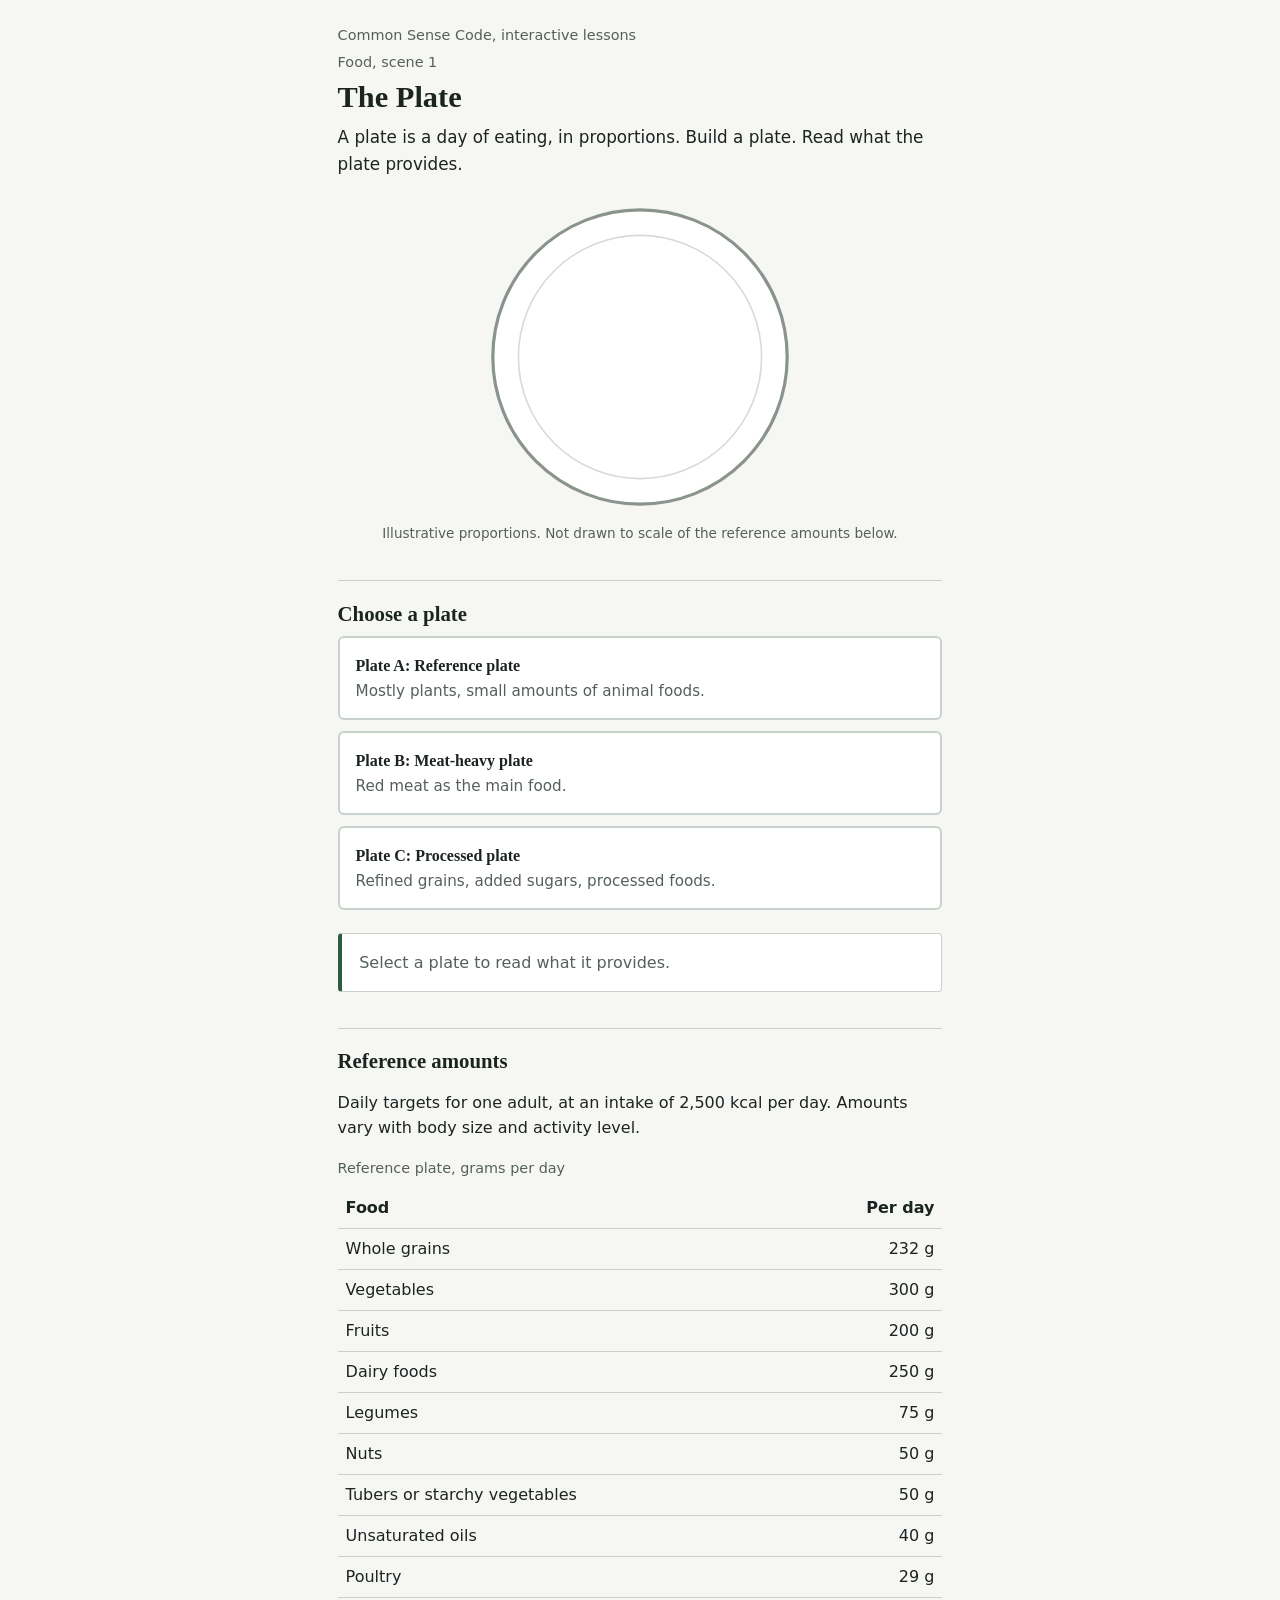
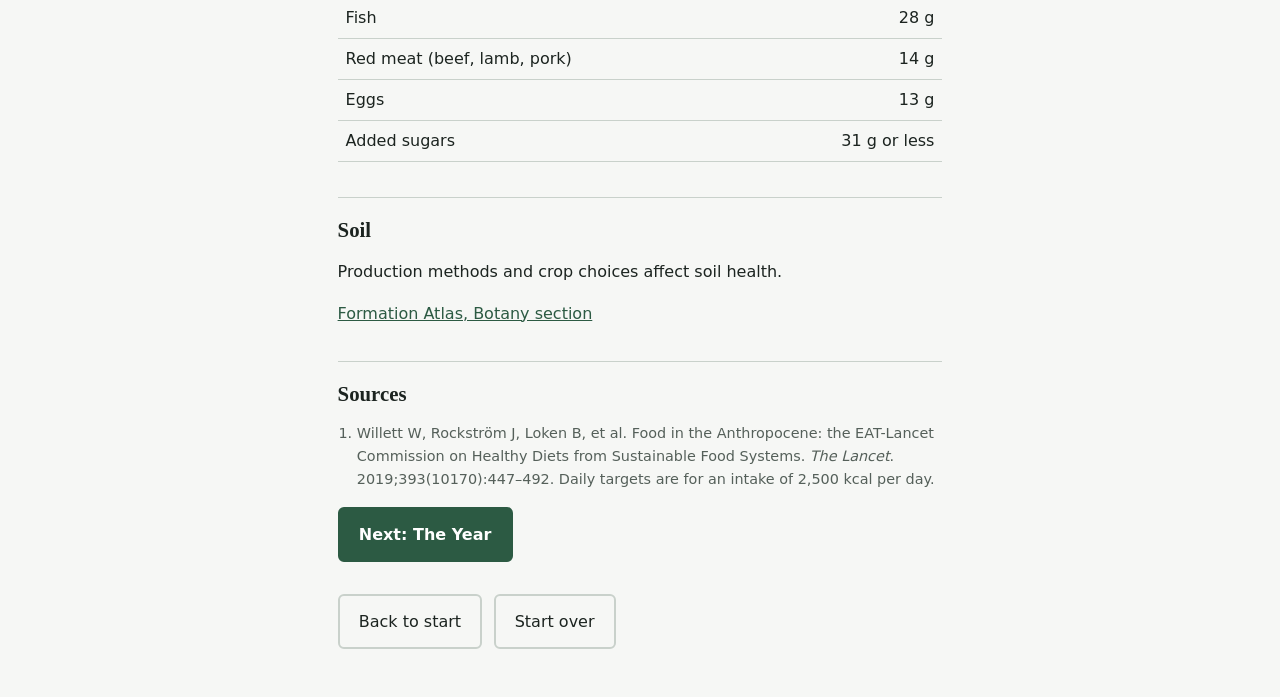
<file: game/food/index.html>
<!DOCTYPE html>
<html lang="en">
<head>
<meta charset="utf-8">
<meta name="viewport" content="width=device-width, initial-scale=1">
<title>The Plate | Food, scene 1 | Common Sense Code</title>
<link rel="stylesheet" href="../style.css">
</head>
<body>
<main>
  <p class="kicker">Common Sense Code, interactive lessons</p>
  <p class="kicker">Food, scene 1</p>
  <h1>The Plate</h1>
  <p class="lede">A plate is a day of eating, in proportions. Build a plate. Read what the plate provides.</p>

  <figure class="figure">
    <svg id="plate-svg" viewBox="0 0 200 200" role="img" aria-labelledby="plate-title"></svg>
    <figcaption id="plate-caption">Illustrative proportions. Not drawn to scale of the reference amounts below.</figcaption>
  </figure>

  <h2>Choose a plate</h2>
  <div class="choices" id="choices" role="group" aria-label="Choose a plate">
    <button type="button" class="choice" data-plate="A" aria-pressed="false">
      <strong>Plate A: Reference plate</strong>
      <span>Mostly plants, small amounts of animal foods.</span>
    </button>
    <button type="button" class="choice" data-plate="B" aria-pressed="false">
      <strong>Plate B: Meat-heavy plate</strong>
      <span>Red meat as the main food.</span>
    </button>
    <button type="button" class="choice" data-plate="C" aria-pressed="false">
      <strong>Plate C: Processed plate</strong>
      <span>Refined grains, added sugars, processed foods.</span>
    </button>
  </div>

  <section class="result" id="result" aria-live="polite">
    <p class="pending">Select a plate to read what it provides.</p>
  </section>

  <h2>Reference amounts</h2>
  <p>Daily targets for one adult, at an intake of 2,500 kcal per day. Amounts vary with body size and activity level.</p>
  <div class="table-wrap">
    <table>
      <caption>Reference plate, grams per day</caption>
      <thead><tr><th scope="col">Food</th><th scope="col">Per day</th></tr></thead>
      <tbody>
        <tr><td>Whole grains</td><td>232 g</td></tr>
        <tr><td>Vegetables</td><td>300 g</td></tr>
        <tr><td>Fruits</td><td>200 g</td></tr>
        <tr><td>Dairy foods</td><td>250 g</td></tr>
        <tr><td>Legumes</td><td>75 g</td></tr>
        <tr><td>Nuts</td><td>50 g</td></tr>
        <tr><td>Tubers or starchy vegetables</td><td>50 g</td></tr>
        <tr><td>Unsaturated oils</td><td>40 g</td></tr>
        <tr><td>Poultry</td><td>29 g</td></tr>
        <tr><td>Fish</td><td>28 g</td></tr>
        <tr><td>Red meat (beef, lamb, pork)</td><td>14 g</td></tr>
        <tr><td>Eggs</td><td>13 g</td></tr>
        <tr><td>Added sugars</td><td>31 g or less</td></tr>
      </tbody>
    </table>
  </div>

  <h2>Soil</h2>
  <p>Production methods and crop choices affect soil health.</p>
  <!-- TODO: replace with the direct Botany subject page URL when available. -->
  <p><a href="https://nomadaduty.github.io/formation-atlas/csc-formation-atlas.html">Formation Atlas, Botany section</a></p>

  <h2>Sources</h2>
  <ol class="sources">
    <li>Willett W, Rockström J, Loken B, et al. Food in the Anthropocene: the EAT-Lancet Commission on Healthy Diets from Sustainable Food Systems. <em>The Lancet</em>. 2019;393(10170):447–492. Daily targets are for an intake of 2,500 kcal per day.</li>
  </ol>

  <p><a class="btn" href="../year/">Next: The Year</a></p>

  <div class="actions">
    <a class="btn secondary" href="../start/">Back to start</a>
    <button class="btn secondary" type="button" id="reset">Start over</button>
  </div>
</main>

<script src="../game.js"></script>
<script>
(function () {
  var PLATES = {
    A: {
      alt: "A plate viewed from above: vegetables, whole grains, beans, a small portion of fish, and a glass of water.",
      slices: [
        { f: 0.38, c: "#4f8a4b" },
        { f: 0.27, c: "#c9a45c" },
        { f: 0.25, c: "#8a5a3b" },
        { f: 0.10, c: "#6c9fb8" }
      ],
      glass: true,
      html:
        "<h3>Plate A provides</h3>" +
        "<p>This plate provides the reference amounts listed below. Over one year, the same plate provides 109.5 kg of vegetables and 5.1 kg of red meat.</p>" +
        "<p class=\"note\">Computed from the daily targets: 300 g × 365 days = 109.5 kg; 14 g × 365 days = 5.1 kg.</p>"
    },
    B: {
      alt: "A plate viewed from above: mostly red meat, with small portions of vegetables, grains, and beans.",
      slices: [
        { f: 0.60, c: "#9b3b34" },
        { f: 0.15, c: "#4f8a4b" },
        { f: 0.15, c: "#c9a45c" },
        { f: 0.10, c: "#8a5a3b" }
      ],
      glass: false,
      html:
        "<h3>Plate B provides</h3>" +
        "<p>This plate provides more red meat and less fiber than the reference plate. It provides fewer vegetables, legumes, and whole grains.</p>"
    },
    C: {
      alt: "A plate viewed from above: refined grains, processed foods, and sweetened items.",
      slices: [
        { f: 0.40, c: "#e6dcc3" },
        { f: 0.30, c: "#b5773a" },
        { f: 0.30, c: "#d98fa0" }
      ],
      glass: false,
      html:
        "<h3>Plate C provides</h3>" +
        "<p>This plate provides more added sugars and refined grains and less fiber than the reference plate.</p>"
    }
  };

  var NS = "http://www.w3.org/2000/svg";
  var svg = document.getElementById("plate-svg");
  var result = document.getElementById("result");
  var buttons = document.querySelectorAll(".choice");
  var DEFAULT_ALT = "An empty plate viewed from above.";

  function el(name, attrs) {
    var n = document.createElementNS(NS, name);
    for (var k in attrs) { n.setAttribute(k, attrs[k]); }
    return n;
  }

  function point(cx, cy, r, a) {
    return [cx + r * Math.cos(a), cy + r * Math.sin(a)];
  }

  function drawPlate(key) {
    var data = key ? PLATES[key] : null;
    while (svg.firstChild) { svg.removeChild(svg.firstChild); }
    var title = el("title", { id: "plate-title" });
    title.textContent = data ? data.alt : DEFAULT_ALT;
    svg.appendChild(title);
    svg.appendChild(el("circle", { cx: 100, cy: 100, r: 92, fill: "#ffffff", stroke: "#8a948d", "stroke-width": 2 }));
    svg.appendChild(el("circle", { cx: 100, cy: 100, r: 76, fill: "none", stroke: "#d5dbd7", "stroke-width": 1 }));
    if (!data) { return; }
    var start = -Math.PI / 2;
    data.slices.forEach(function (s) {
      var end = start + s.f * 2 * Math.PI;
      var p0 = point(100, 100, 68, start);
      var p1 = point(100, 100, 68, end);
      var large = (end - start) > Math.PI ? 1 : 0;
      var d = "M100,100 L" + p0[0].toFixed(2) + "," + p0[1].toFixed(2) +
              " A68,68 0 " + large + " 1 " + p1[0].toFixed(2) + "," + p1[1].toFixed(2) + " Z";
      svg.appendChild(el("path", { d: d, fill: s.c, stroke: "#ffffff", "stroke-width": 2 }));
      start = end;
    });
    if (data.glass) {
      svg.appendChild(el("circle", { cx: 176, cy: 24, r: 14, fill: "#dcecf5", stroke: "#6c9fb8", "stroke-width": 2 }));
    }
  }

  function select(key, persist) {
    if (!PLATES[key]) { return; }
    for (var i = 0; i < buttons.length; i++) {
      buttons[i].setAttribute("aria-pressed", buttons[i].getAttribute("data-plate") === key ? "true" : "false");
    }
    result.innerHTML = PLATES[key].html;
    drawPlate(key);
    if (persist) {
      var state = CSC.load();
      state.food = state.food || {};
      state.food.plate = key;
      CSC.save(state);
    }
  }

  function clear() {
    for (var i = 0; i < buttons.length; i++) { buttons[i].setAttribute("aria-pressed", "false"); }
    result.innerHTML = "<p class=\"pending\">Select a plate to read what it provides.</p>";
    drawPlate(null);
  }

  for (var i = 0; i < buttons.length; i++) {
    buttons[i].addEventListener("click", function (e) {
      select(e.currentTarget.getAttribute("data-plate"), true);
    });
  }

  document.getElementById("reset").addEventListener("click", function () {
    CSC.reset();
    clear();
  });

  var saved = CSC.load();
  if (saved.food && saved.food.plate) { select(saved.food.plate, false); } else { drawPlate(null); }
})();
</script>
</body>
</html>
</file>
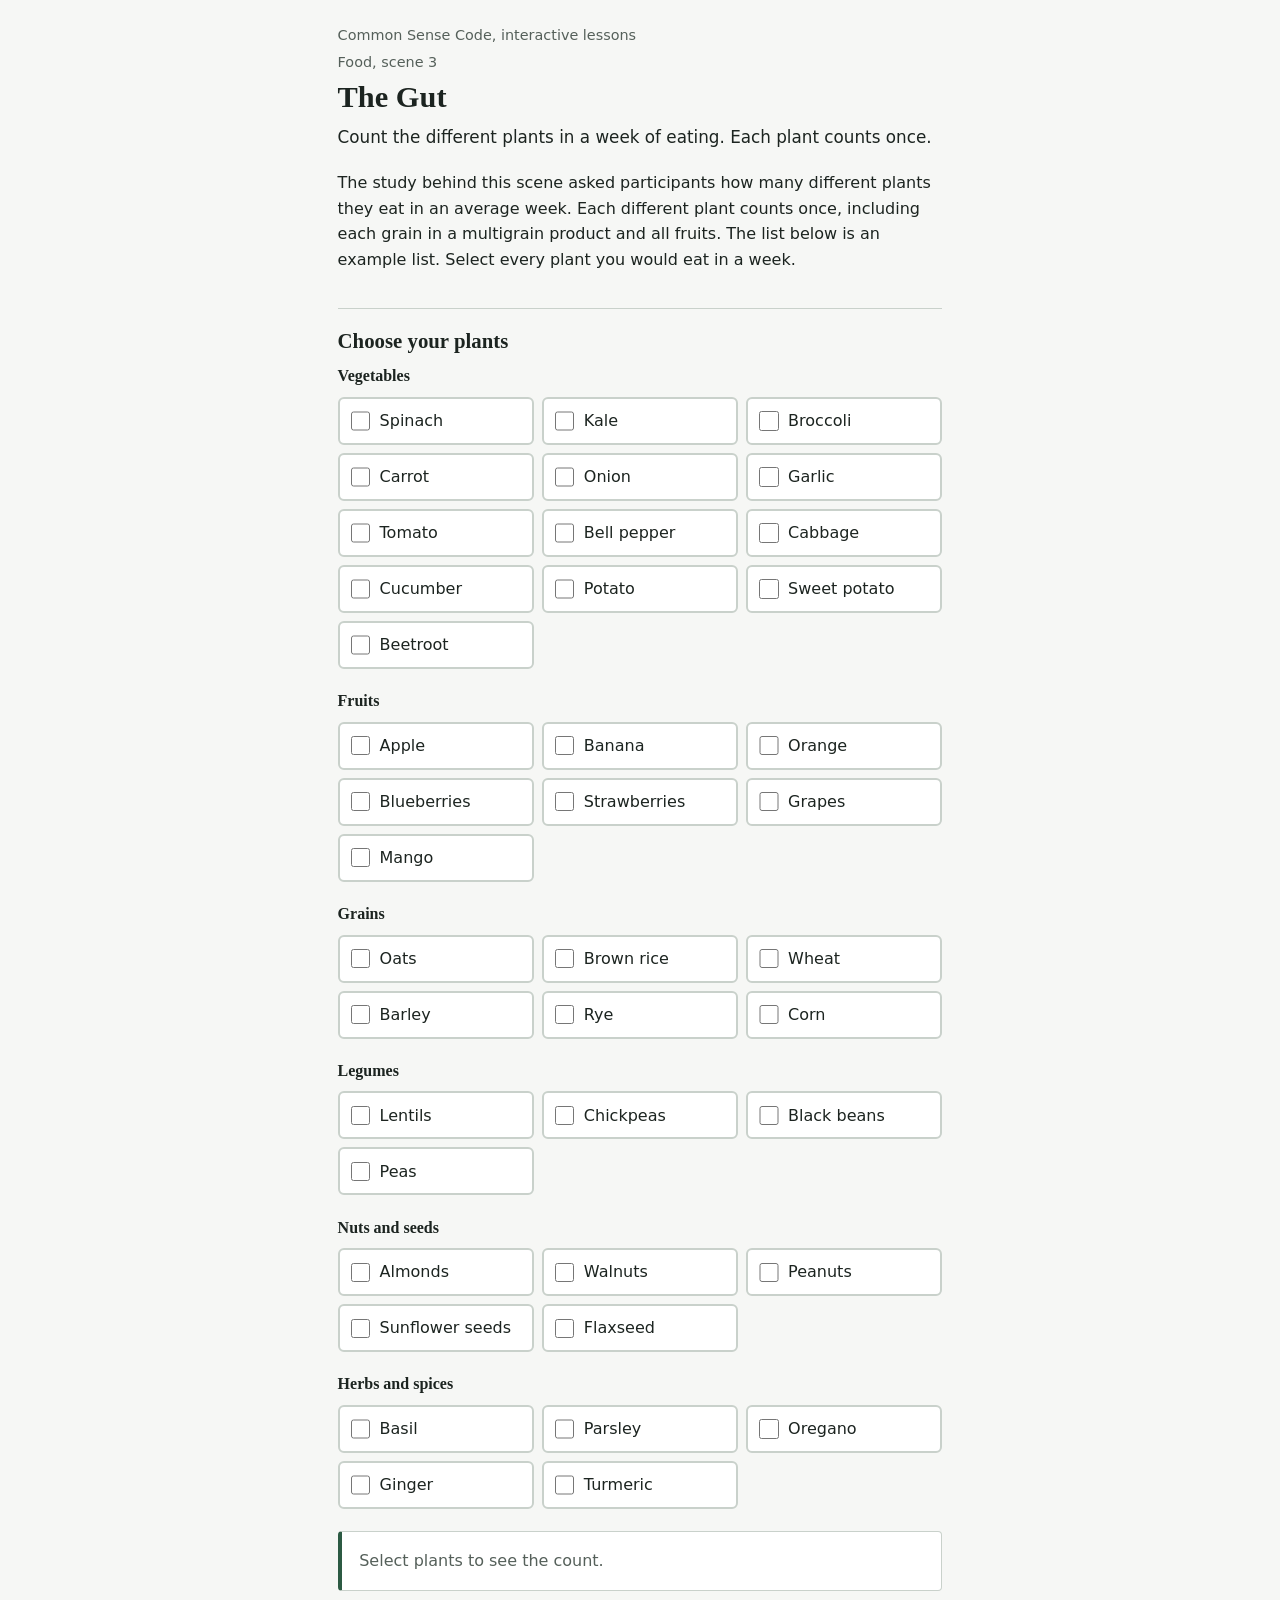
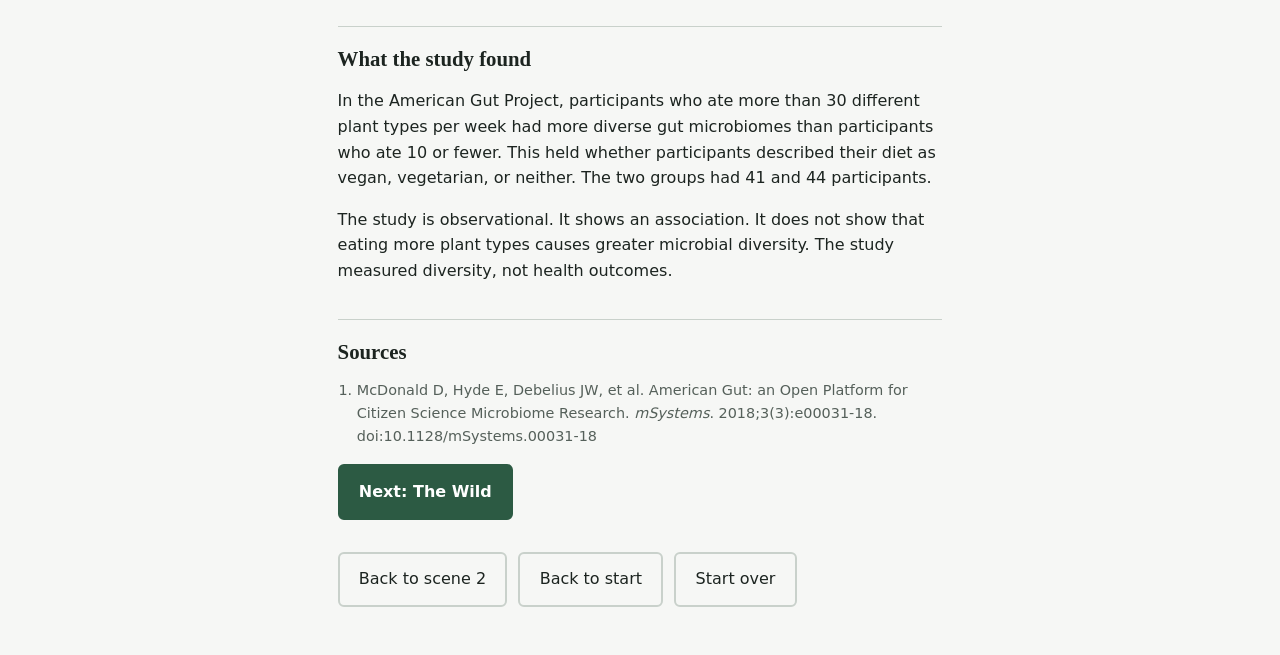
<file: game/gut/index.html>
<!DOCTYPE html>
<html lang="en">
<head>
<meta charset="utf-8">
<meta name="viewport" content="width=device-width, initial-scale=1">
<title>The Gut | Food, scene 3 | Common Sense Code</title>
<link rel="stylesheet" href="../style.css">
<style>
  fieldset.group { margin: 0 0 1.2rem; padding: 0; border: 0; min-width: 0; }
  fieldset.group legend { padding: 0; margin: 0 0 .5rem; font-family: Georgia, "Times New Roman", serif; font-weight: 700; }
  .items { display: grid; grid-template-columns: repeat(auto-fill, minmax(9.5rem, 1fr)); gap: .5rem; }
  .item { display: flex; align-items: center; gap: .6rem; min-height: 3rem; padding: .4rem .7rem; background: var(--surface); border: 2px solid var(--rule); border-radius: 6px; cursor: pointer; }
  .item input { width: 1.2rem; height: 1.2rem; margin: 0; accent-color: var(--accent); }
  .item:has(input:checked) { border-color: var(--accent); }
  .item:focus-within { outline: 3px solid var(--focus); outline-offset: 2px; }
  .count { font-family: Georgia, "Times New Roman", serif; font-size: 1.3rem; font-weight: 700; margin: 0 0 .4rem; }
</style>
</head>
<body>
<main>
  <p class="kicker">Common Sense Code, interactive lessons</p>
  <p class="kicker">Food, scene 3</p>
  <h1>The Gut</h1>
  <p class="lede">Count the different plants in a week of eating. Each plant counts once.</p>
  <p>The study behind this scene asked participants how many different plants they eat in an average week. Each different plant counts once, including each grain in a multigrain product and all fruits. The list below is an example list. Select every plant you would eat in a week.</p>

  <h2>Choose your plants</h2>
  <div id="groups"></div>

  <section class="result" id="result" aria-live="polite">
    <p class="pending">Select plants to see the count.</p>
  </section>

  <h2>What the study found</h2>
  <p>In the American Gut Project, participants who ate more than 30 different plant types per week had more diverse gut microbiomes than participants who ate 10 or fewer. This held whether participants described their diet as vegan, vegetarian, or neither. The two groups had 41 and 44 participants.</p>
  <p>The study is observational. It shows an association. It does not show that eating more plant types causes greater microbial diversity. The study measured diversity, not health outcomes.</p>

  <h2>Sources</h2>
  <ol class="sources">
    <li>McDonald D, Hyde E, Debelius JW, et al. American Gut: an Open Platform for Citizen Science Microbiome Research. <em>mSystems</em>. 2018;3(3):e00031-18. doi:10.1128/mSystems.00031-18</li>
  </ol>

  <p><a class="btn" href="../wild/">Next: The Wild</a></p>

  <div class="actions">
    <a class="btn secondary" href="../year/">Back to scene 2</a>
    <a class="btn secondary" href="../start/">Back to start</a>
    <button class="btn secondary" type="button" id="reset">Start over</button>
  </div>
</main>

<script src="../game.js"></script>
<script>
(function () {
  var GROUPS = [
    ["Vegetables", ["Spinach", "Kale", "Broccoli", "Carrot", "Onion", "Garlic", "Tomato", "Bell pepper", "Cabbage", "Cucumber", "Potato", "Sweet potato", "Beetroot"]],
    ["Fruits", ["Apple", "Banana", "Orange", "Blueberries", "Strawberries", "Grapes", "Mango"]],
    ["Grains", ["Oats", "Brown rice", "Wheat", "Barley", "Rye", "Corn"]],
    ["Legumes", ["Lentils", "Chickpeas", "Black beans", "Peas"]],
    ["Nuts and seeds", ["Almonds", "Walnuts", "Peanuts", "Sunflower seeds", "Flaxseed"]],
    ["Herbs and spices", ["Basil", "Parsley", "Oregano", "Ginger", "Turmeric"]]
  ];

  var host = document.getElementById("groups");
  var result = document.getElementById("result");
  var PROMPT = "<p class=\"pending\">Select plants to see the count.</p>";
  var boxes = [];

  GROUPS.forEach(function (g) {
    var fs = document.createElement("fieldset");
    fs.className = "group";
    var lg = document.createElement("legend");
    lg.textContent = g[0];
    fs.appendChild(lg);
    var grid = document.createElement("div");
    grid.className = "items";
    g[1].forEach(function (name) {
      var label = document.createElement("label");
      label.className = "item";
      var input = document.createElement("input");
      input.type = "checkbox";
      input.value = name;
      boxes.push(input);
      label.appendChild(input);
      label.appendChild(document.createTextNode(name));
      grid.appendChild(label);
    });
    fs.appendChild(grid);
    host.appendChild(fs);
  });

  function band(n) {
    if (n <= 10) {
      return "This is 10 or fewer different plants per week. In the study, this is the lower comparison group.";
    }
    if (n <= 30) {
      return "This is between the two groups the study compared. The study reports no result for this range.";
    }
    return "This is more than 30 different plants per week. In the study, this is the upper comparison group.";
  }

  function chosen() {
    return boxes.filter(function (b) { return b.checked; }).map(function (b) { return b.value; });
  }

  function update(persist) {
    var list = chosen();
    var n = list.length;
    if (n === 0) {
      result.innerHTML = PROMPT;
    } else {
      result.innerHTML =
        "<p class=\"count\">" + n + " different " + (n === 1 ? "plant" : "plants") + " per week</p>" +
        "<p>" + band(n) + "</p>" +
        (n === 30 ? "<p class=\"note\">Exactly 30 is in the middle range, because the upper group is more than 30.</p>" : "");
    }
    if (persist) {
      var state = CSC.load();
      state.food = state.food || {};
      state.food.plants = list;
      CSC.save(state);
    }
  }

  boxes.forEach(function (b) {
    b.addEventListener("change", function () { update(true); });
  });

  document.getElementById("reset").addEventListener("click", function () {
    CSC.reset();
    boxes.forEach(function (b) { b.checked = false; });
    update(false);
  });

  var saved = CSC.load();
  if (saved.food && saved.food.plants && saved.food.plants.length) {
    boxes.forEach(function (b) { b.checked = saved.food.plants.indexOf(b.value) !== -1; });
  }
  update(false);
})();
</script>
</body>
</html>
</file>
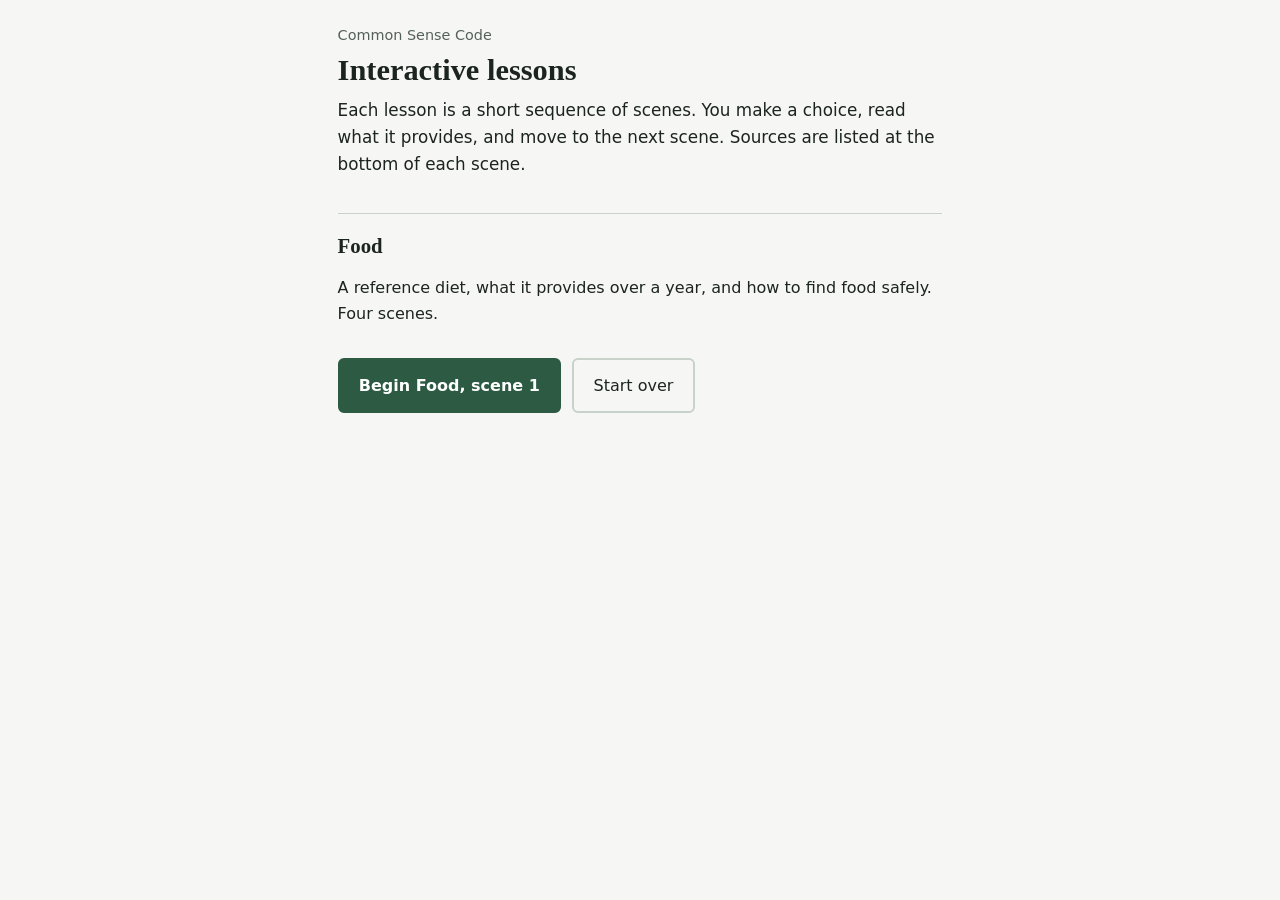
<file: game/start/index.html>
<!DOCTYPE html>
<html lang="en">
<head>
<meta charset="utf-8">
<meta name="viewport" content="width=device-width, initial-scale=1">
<title>Interactive lessons | Common Sense Code</title>
<link rel="stylesheet" href="../style.css">
</head>
<body>
<main>
  <p class="kicker">Common Sense Code</p>
  <h1>Interactive lessons</h1>
  <p class="lede">Each lesson is a short sequence of scenes. You make a choice, read what it provides, and move to the next scene. Sources are listed at the bottom of each scene.</p>

  <h2>Food</h2>
  <p>A reference diet, what it provides over a year, and how to find food safely. Four scenes.</p>
  <div class="actions">
    <a class="btn" href="../food/">Begin Food, scene 1</a>
    <button class="btn secondary" type="button" id="reset">Start over</button>
  </div>
  <p class="note" id="status" role="status"></p>
</main>
<script src="../game.js"></script>
<script>
  document.getElementById("reset").addEventListener("click", function () {
    CSC.reset();
    document.getElementById("status").textContent = "Progress cleared.";
  });
</script>
</body>
</html>
</file>
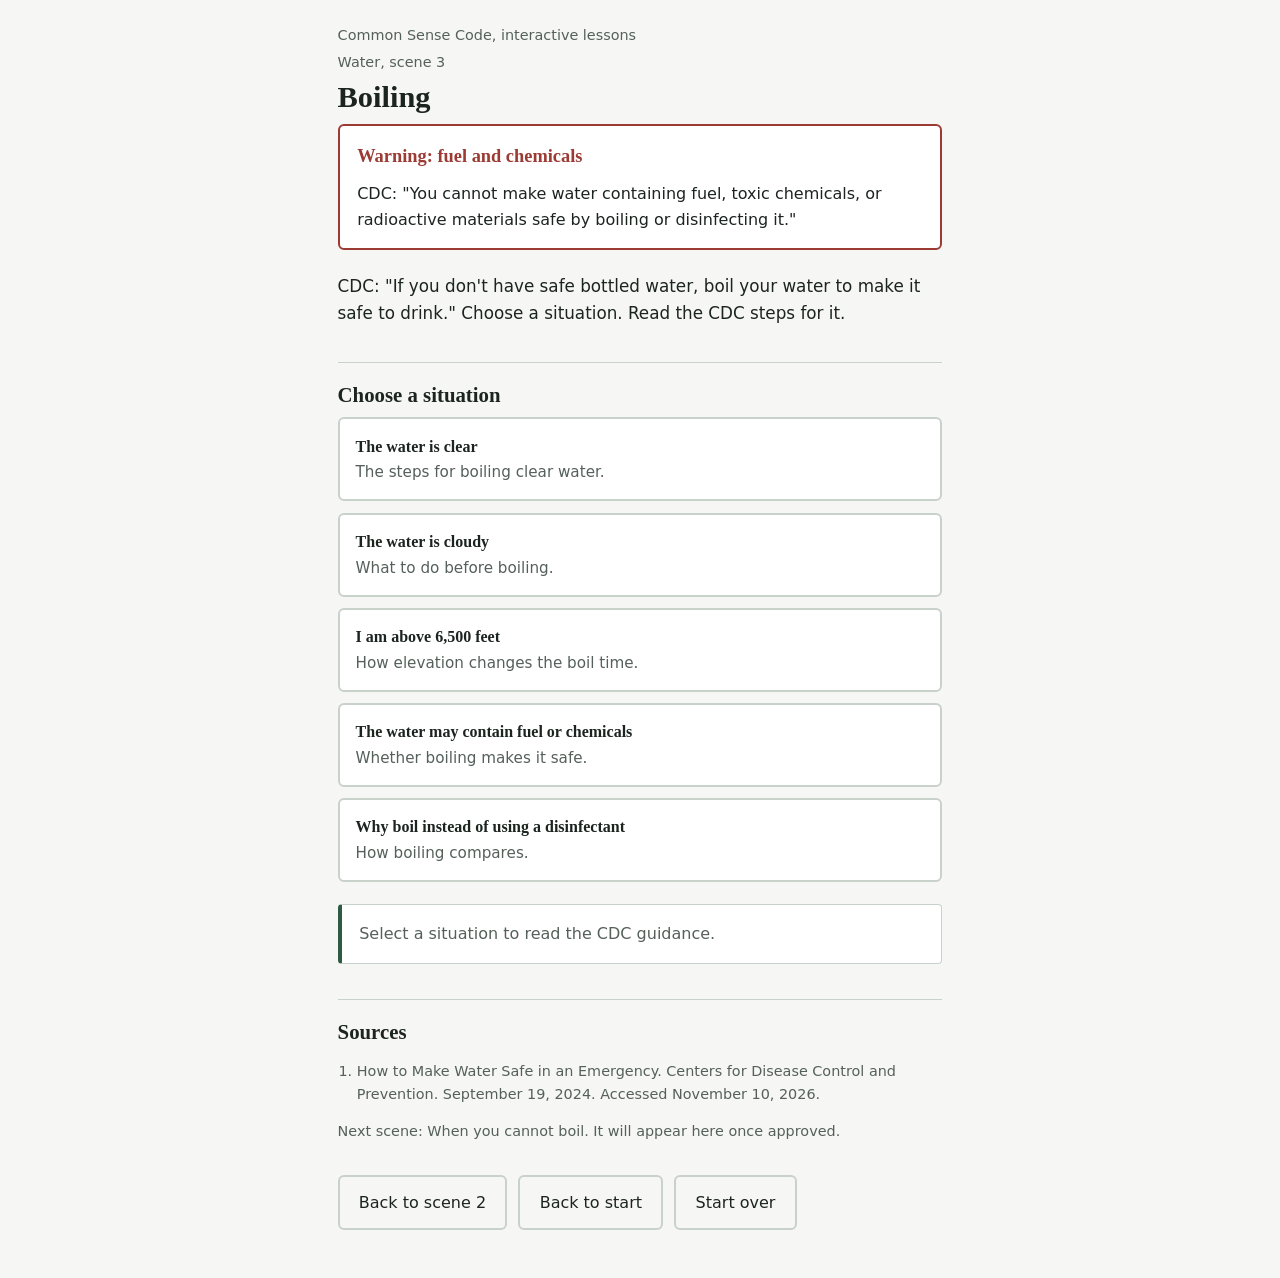
<file: game/water-boil/index.html>
<!DOCTYPE html>
<html lang="en">
<head>
<meta charset="utf-8">
<meta name="viewport" content="width=device-width, initial-scale=1">
<title>Boiling | Water, scene 3 | Common Sense Code</title>
<link rel="stylesheet" href="../style.css">
<style>
  :root { --danger: #9b3b34; }
  @media (prefers-color-scheme: dark) { :root { --danger: #e8938b; } }
  .warning { margin: 0 0 1.4rem; padding: 1rem 1.1rem; background: var(--surface); border: 2px solid var(--danger); border-radius: 6px; }
  .warning p { margin: 0 0 .6rem; }
  .warning p:last-child { margin-bottom: 0; }
  .warning .wtitle { color: var(--danger); font-family: Georgia, "Times New Roman", serif; font-size: 1.15rem; }
  .result .warning { margin: 0 0 1rem; }
  .result ol { margin: 0 0 .6rem; padding-left: 1.3rem; }
</style>
</head>
<body>
<main>
  <p class="kicker">Common Sense Code, interactive lessons</p>
  <p class="kicker">Water, scene 3</p>
  <h1>Boiling</h1>

  <aside class="warning" id="warning" role="note" aria-label="Safety warning">
    <p class="wtitle"><strong>Warning: fuel and chemicals</strong></p>
    <p>CDC: "You cannot make water containing fuel, toxic chemicals, or radioactive materials safe by boiling or disinfecting it."</p>
  </aside>

  <p class="lede">CDC: "If you don't have safe bottled water, boil your water to make it safe to drink." Choose a situation. Read the CDC steps for it.</p>

  <h2>Choose a situation</h2>
  <div class="choices" id="choices" role="group" aria-label="Choose a situation">
    <button type="button" class="choice" data-pick="clear" aria-pressed="false">
      <strong>The water is clear</strong>
      <span>The steps for boiling clear water.</span>
    </button>
    <button type="button" class="choice" data-pick="cloudy" aria-pressed="false">
      <strong>The water is cloudy</strong>
      <span>What to do before boiling.</span>
    </button>
    <button type="button" class="choice" data-pick="altitude" aria-pressed="false">
      <strong>I am above 6,500 feet</strong>
      <span>How elevation changes the boil time.</span>
    </button>
    <button type="button" class="choice" data-pick="chemicals" aria-pressed="false">
      <strong>The water may contain fuel or chemicals</strong>
      <span>Whether boiling makes it safe.</span>
    </button>
    <button type="button" class="choice" data-pick="why" aria-pressed="false">
      <strong>Why boil instead of using a disinfectant</strong>
      <span>How boiling compares.</span>
    </button>
  </div>

  <section class="result" id="result" aria-live="polite">
    <p class="pending">Select a situation to read the CDC guidance.</p>
  </section>

  <h2>Sources</h2>
  <ol class="sources">
    <li>How to Make Water Safe in an Emergency. Centers for Disease Control and Prevention. September 19, 2024. Accessed November 10, 2026.</li>
  </ol>

  <p class="note">Next scene: When you cannot boil. It will appear here once approved.</p>

  <div class="actions">
    <a class="btn secondary" href="../water-low/">Back to scene 2</a>
    <a class="btn secondary" href="../start/">Back to start</a>
    <button class="btn secondary" type="button" id="reset">Start over</button>
  </div>
</main>

<script src="../game.js"></script>
<script>
(function () {
  /* The warning is static HTML above so it shows without JavaScript.
     It is copied here so it appears again with every choice. */
  var WARNING = document.getElementById("warning").outerHTML.replace(' id="warning"', "");

  var STEPS =
    "<ol>" +
    "<li>Bring clear water to a rolling boil for 1 minute (at elevations above 6,500 feet, boil for 3 minutes).</li>" +
    "<li>Let the boiled water cool.</li>" +
    "<li>Store the boiled water in clean, sanitized containers with tight covers.</li>" +
    "</ol>";

  var TEXT = {
    clear:
      "<h3>The water is clear</h3>" +
      "<p>CDC: \"Boiling is the best way to kill germs in water.\"</p>" +
      STEPS +
      "<p class=\"note\">CDC suggests improving the flat taste of boiled water by pouring it from one container to another and letting it stand for a few hours, or by adding a pinch of salt for each quart or liter of boiled water.</p>",
    cloudy:
      "<h3>The water is cloudy</h3>" +
      "<p>If the water is cloudy, first filter it through a clean cloth, paper towel, or coffee filter. Another option is to let it settle. Then, draw off the clear water and follow the steps below.</p>" +
      STEPS,
    altitude:
      "<h3>I am above 6,500 feet</h3>" +
      "<p>Bring clear water to a rolling boil for 1 minute (at elevations above 6,500 feet, boil for 3 minutes).</p>" +
      "<p>Then let the boiled water cool, and store it in clean, sanitized containers with tight covers.</p>",
    chemicals:
      "<h3>The water may contain fuel or chemicals</h3>" +
      "<p><strong>Boiling does not make this water safe.</strong></p>" +
      "<p>CDC: \"You cannot make water containing fuel, toxic chemicals, or radioactive materials safe by boiling or disinfecting it.\"</p>",
    why:
      "<h3>Why boil instead of using a disinfectant</h3>" +
      "<p>You can kill most germs in water with chemical disinfectants, such as unscented household chlorine bleach, iodine, or chlorine dioxide tablets. However, disinfectants do not work as well as boiling for killing some germs, including the parasites Cryptosporidium and Giardia.</p>" +
      "<p>CDC: \"Boiling is the best way to kill germs in water.\"</p>"
  };

  var result = document.getElementById("result");
  var buttons = document.querySelectorAll(".choice");
  var PROMPT = "<p class=\"pending\">Select a situation to read the CDC guidance.</p>";

  function select(key, persist) {
    if (!TEXT[key]) { return; }
    for (var i = 0; i < buttons.length; i++) {
      buttons[i].setAttribute("aria-pressed", buttons[i].getAttribute("data-pick") === key ? "true" : "false");
    }
    result.innerHTML = WARNING + TEXT[key];
    if (persist) {
      var state = CSC.load();
      state.water = state.water || {};
      state.water.boil = key;
      CSC.save(state);
    }
  }

  for (var i = 0; i < buttons.length; i++) {
    buttons[i].addEventListener("click", function (e) {
      select(e.currentTarget.getAttribute("data-pick"), true);
    });
  }

  document.getElementById("reset").addEventListener("click", function () {
    CSC.reset();
    for (var j = 0; j < buttons.length; j++) { buttons[j].setAttribute("aria-pressed", "false"); }
    result.innerHTML = PROMPT;
  });

  var saved = CSC.load();
  if (saved.water && saved.water.boil) { select(saved.water.boil, false); }
})();
</script>
</body>
</html>
</file>
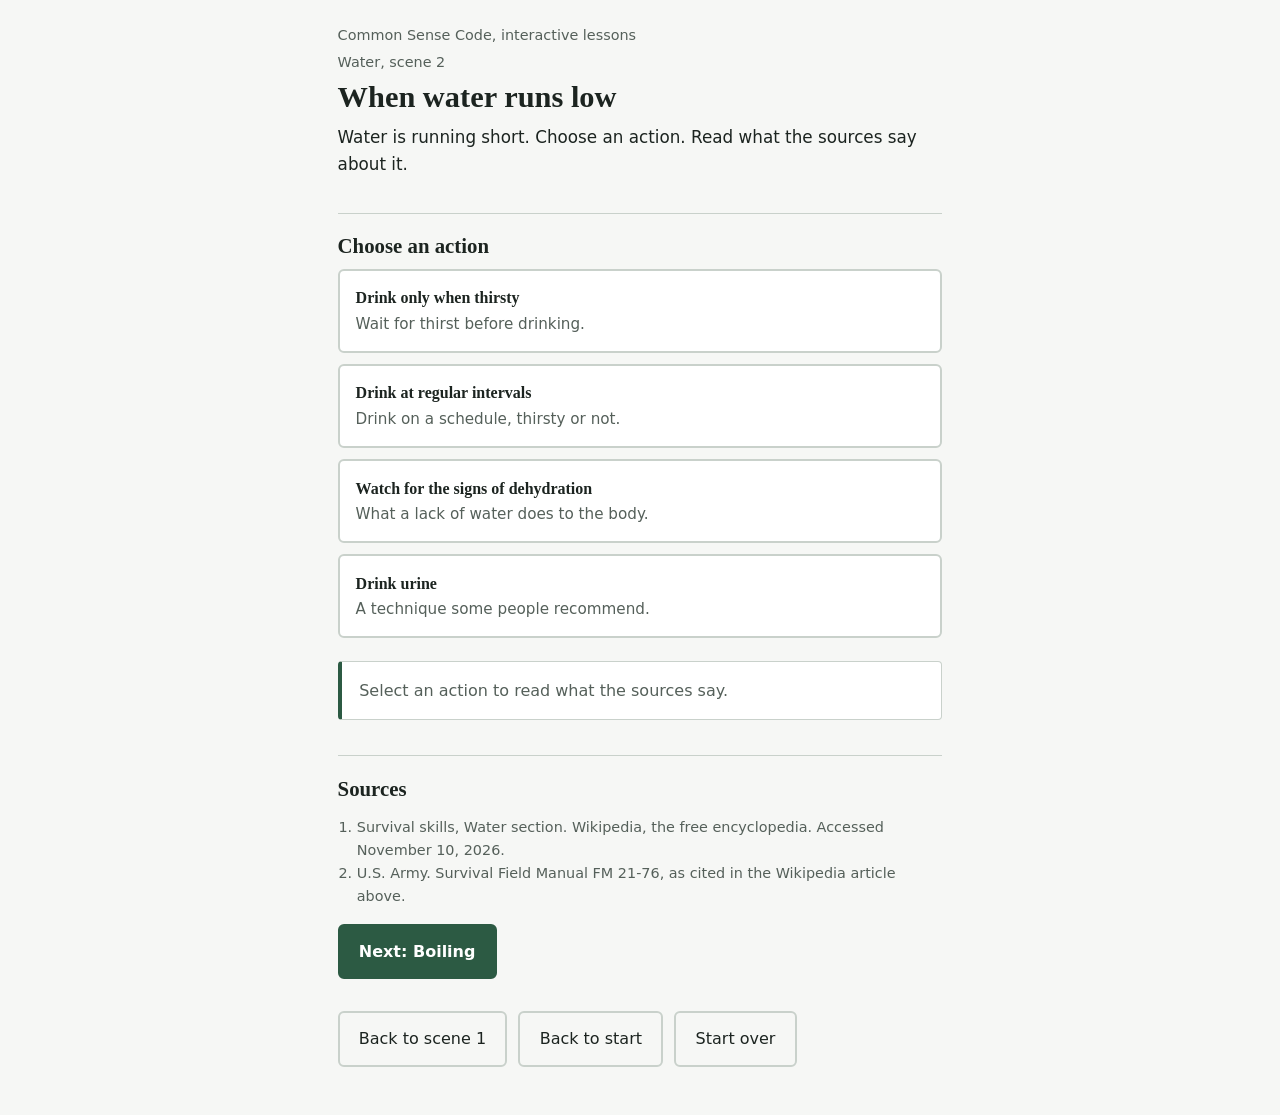
<file: game/water-low/index.html>
<!DOCTYPE html>
<html lang="en">
<head>
<meta charset="utf-8">
<meta name="viewport" content="width=device-width, initial-scale=1">
<title>When water runs low | Water, scene 2 | Common Sense Code</title>
<link rel="stylesheet" href="../style.css">
</head>
<body>
<main>
  <p class="kicker">Common Sense Code, interactive lessons</p>
  <p class="kicker">Water, scene 2</p>
  <h1>When water runs low</h1>
  <p class="lede">Water is running short. Choose an action. Read what the sources say about it.</p>

  <h2>Choose an action</h2>
  <div class="choices" id="choices" role="group" aria-label="Choose an action">
    <button type="button" class="choice" data-pick="thirst" aria-pressed="false">
      <strong>Drink only when thirsty</strong>
      <span>Wait for thirst before drinking.</span>
    </button>
    <button type="button" class="choice" data-pick="regular" aria-pressed="false">
      <strong>Drink at regular intervals</strong>
      <span>Drink on a schedule, thirsty or not.</span>
    </button>
    <button type="button" class="choice" data-pick="signs" aria-pressed="false">
      <strong>Watch for the signs of dehydration</strong>
      <span>What a lack of water does to the body.</span>
    </button>
    <button type="button" class="choice" data-pick="urine" aria-pressed="false">
      <strong>Drink urine</strong>
      <span>A technique some people recommend.</span>
    </button>
  </div>

  <section class="result" id="result" aria-live="polite">
    <p class="pending">Select an action to read what the sources say.</p>
  </section>

  <h2>Sources</h2>
  <ol class="sources">
    <li>Survival skills, Water section. Wikipedia, the free encyclopedia. Accessed November 10, 2026.</li>
    <li>U.S. Army. Survival Field Manual FM 21-76, as cited in the Wikipedia article above.</li>
  </ol>

  <p><a class="btn" href="../water-boil/">Next: Boiling</a></p>

  <div class="actions">
    <a class="btn secondary" href="../water/">Back to scene 1</a>
    <a class="btn secondary" href="../start/">Back to start</a>
    <button class="btn secondary" type="button" id="reset">Start over</button>
  </div>
</main>

<script src="../game.js"></script>
<script>
(function () {
  var TEXT = {
    thirst:
      "<h3>Drink only when thirsty</h3>" +
      "<p>The U.S. Army survival manual does not recommend drinking only when thirsty, because this leads to inadequate hydration.</p>" +
      "<p>The manual's advice is to drink water at regular intervals instead.</p>",
    regular:
      "<h3>Drink at regular intervals</h3>" +
      "<p>The U.S. Army survival manual recommends drinking water at regular intervals rather than waiting for thirst.</p>" +
      "<p>Other groups recommend rationing water through what they call \"water discipline.\"</p>",
    signs:
      "<h3>The signs of dehydration</h3>" +
      "<p>A lack of water causes dehydration, which may result in lethargy, headaches, dizziness, confusion, and eventually death.</p>" +
      "<p>Dark yellow or brown urine is a diagnostic indicator of dehydration.</p>" +
      "<p>The article states that people in survival situations perish from dehydration, from the effects of waterborne pathogens in untreated water, or from both.</p>",
    urine:
      "<h3>Drink urine</h3>" +
      "<p><strong>Do not drink urine.</strong></p>" +
      "<p>Some survival experts have recommended drinking urine in times of dehydration. The U.S. Army survival manual (FM 21-76) instructs that this is a myth and should never be used.</p>" +
      "<p>The reasons given include the high salt content of urine, potential contaminants, and the risk of bacterial exposure, even though urine is often described as sterile.</p>"
  };

  var result = document.getElementById("result");
  var buttons = document.querySelectorAll(".choice");
  var PROMPT = "<p class=\"pending\">Select an action to read what the sources say.</p>";

  function select(key, persist) {
    if (!TEXT[key]) { return; }
    for (var i = 0; i < buttons.length; i++) {
      buttons[i].setAttribute("aria-pressed", buttons[i].getAttribute("data-pick") === key ? "true" : "false");
    }
    result.innerHTML = TEXT[key];
    if (persist) {
      var state = CSC.load();
      state.water = state.water || {};
      state.water.low = key;
      CSC.save(state);
    }
  }

  for (var i = 0; i < buttons.length; i++) {
    buttons[i].addEventListener("click", function (e) {
      select(e.currentTarget.getAttribute("data-pick"), true);
    });
  }

  document.getElementById("reset").addEventListener("click", function () {
    CSC.reset();
    for (var j = 0; j < buttons.length; j++) { buttons[j].setAttribute("aria-pressed", "false"); }
    result.innerHTML = PROMPT;
  });

  var saved = CSC.load();
  if (saved.water && saved.water.low) { select(saved.water.low, false); }
})();
</script>
</body>
</html>
</file>
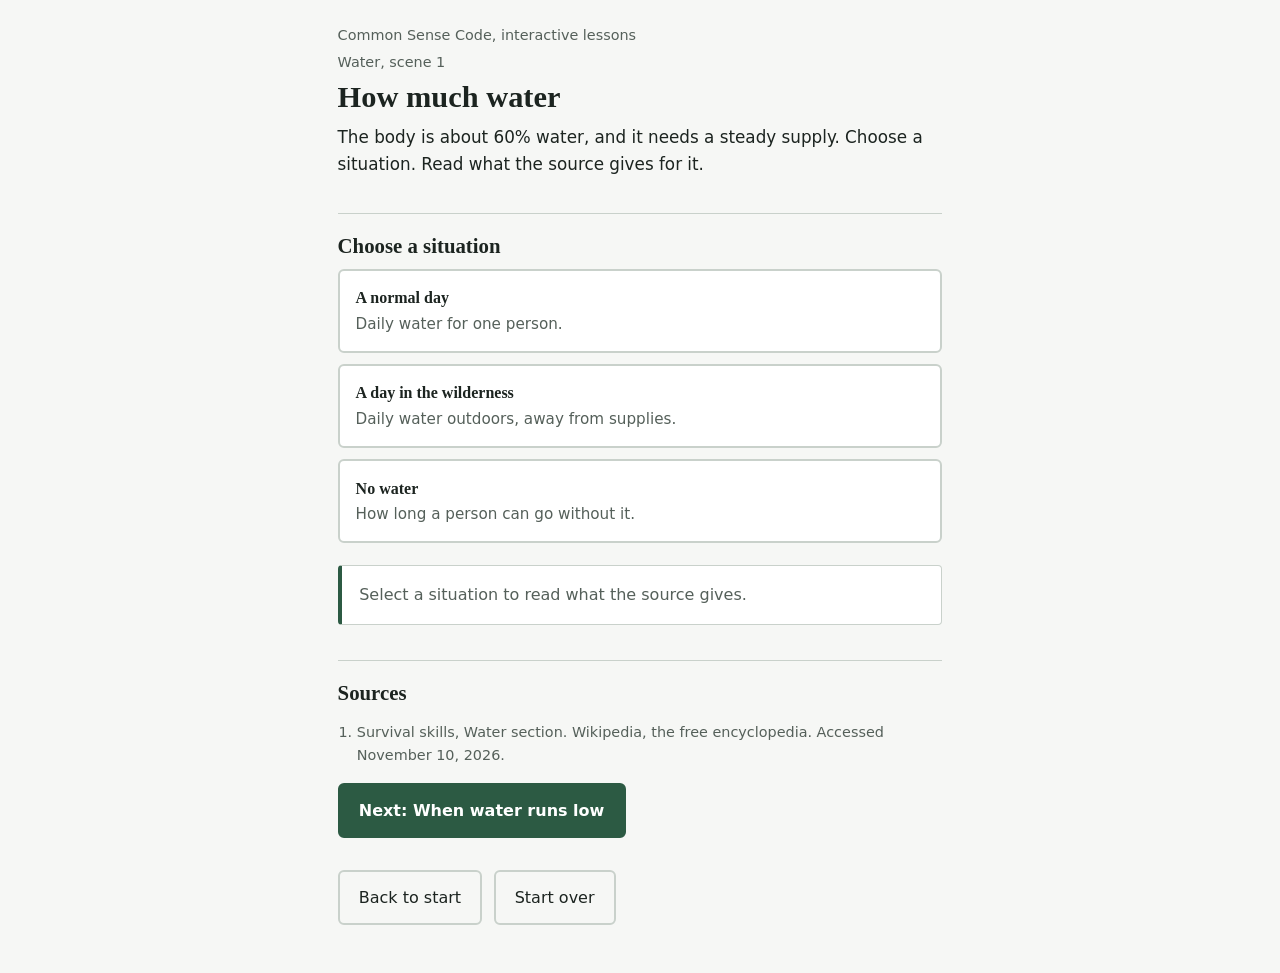
<file: game/water/index.html>
<!DOCTYPE html>
<html lang="en">
<head>
<meta charset="utf-8">
<meta name="viewport" content="width=device-width, initial-scale=1">
<title>How much water | Water, scene 1 | Common Sense Code</title>
<link rel="stylesheet" href="../style.css">
</head>
<body>
<main>
  <p class="kicker">Common Sense Code, interactive lessons</p>
  <p class="kicker">Water, scene 1</p>
  <h1>How much water</h1>
  <p class="lede">The body is about 60% water, and it needs a steady supply. Choose a situation. Read what the source gives for it.</p>

  <h2>Choose a situation</h2>
  <div class="choices" id="choices" role="group" aria-label="Choose a situation">
    <button type="button" class="choice" data-pick="normal" aria-pressed="false">
      <strong>A normal day</strong>
      <span>Daily water for one person.</span>
    </button>
    <button type="button" class="choice" data-pick="wild" aria-pressed="false">
      <strong>A day in the wilderness</strong>
      <span>Daily water outdoors, away from supplies.</span>
    </button>
    <button type="button" class="choice" data-pick="none" aria-pressed="false">
      <strong>No water</strong>
      <span>How long a person can go without it.</span>
    </button>
  </div>

  <section class="result" id="result" aria-live="polite">
    <p class="pending">Select a situation to read what the source gives.</p>
  </section>

  <h2>Sources</h2>
  <ol class="sources">
    <li>Survival skills, Water section. Wikipedia, the free encyclopedia. Accessed November 10, 2026.</li>
  </ol>

  <p><a class="btn" href="../water-low/">Next: When water runs low</a></p>

  <div class="actions">
    <a class="btn secondary" href="../start/">Back to start</a>
    <button class="btn secondary" type="button" id="reset">Start over</button>
  </div>
</main>

<script src="../game.js"></script>
<script>
(function () {
  var TEXT = {
    normal:
      "<h3>A normal day</h3>" +
      "<p>A person needs about 3 liters of water a day.</p>" +
      "<p>The body is about 60% water, so this water replaces what the body loses.</p>",
    wild:
      "<h3>A day in the wilderness</h3>" +
      "<p>In the wilderness, a person needs 4\u20136 liters of water a day.</p>" +
      "<p>The source advises drinking at regular intervals through the day.</p>",
    none:
      "<h3>No water</h3>" +
      "<p>A person can survive about 3\u20135 days without water.</p>" +
      "<p>The body is about 60% water.</p>"
  };

  var result = document.getElementById("result");
  var buttons = document.querySelectorAll(".choice");
  var PROMPT = "<p class=\"pending\">Select a situation to read what the source gives.</p>";

  function select(key, persist) {
    if (!TEXT[key]) { return; }
    for (var i = 0; i < buttons.length; i++) {
      buttons[i].setAttribute("aria-pressed", buttons[i].getAttribute("data-pick") === key ? "true" : "false");
    }
    result.innerHTML = TEXT[key];
    if (persist) {
      var state = CSC.load();
      state.water = state.water || {};
      state.water.amount = key;
      CSC.save(state);
    }
  }

  for (var i = 0; i < buttons.length; i++) {
    buttons[i].addEventListener("click", function (e) {
      select(e.currentTarget.getAttribute("data-pick"), true);
    });
  }

  document.getElementById("reset").addEventListener("click", function () {
    CSC.reset();
    for (var j = 0; j < buttons.length; j++) { buttons[j].setAttribute("aria-pressed", "false"); }
    result.innerHTML = PROMPT;
  });

  var saved = CSC.load();
  if (saved.water && saved.water.amount) { select(saved.water.amount, false); }
})();
</script>
</body>
</html>
</file>
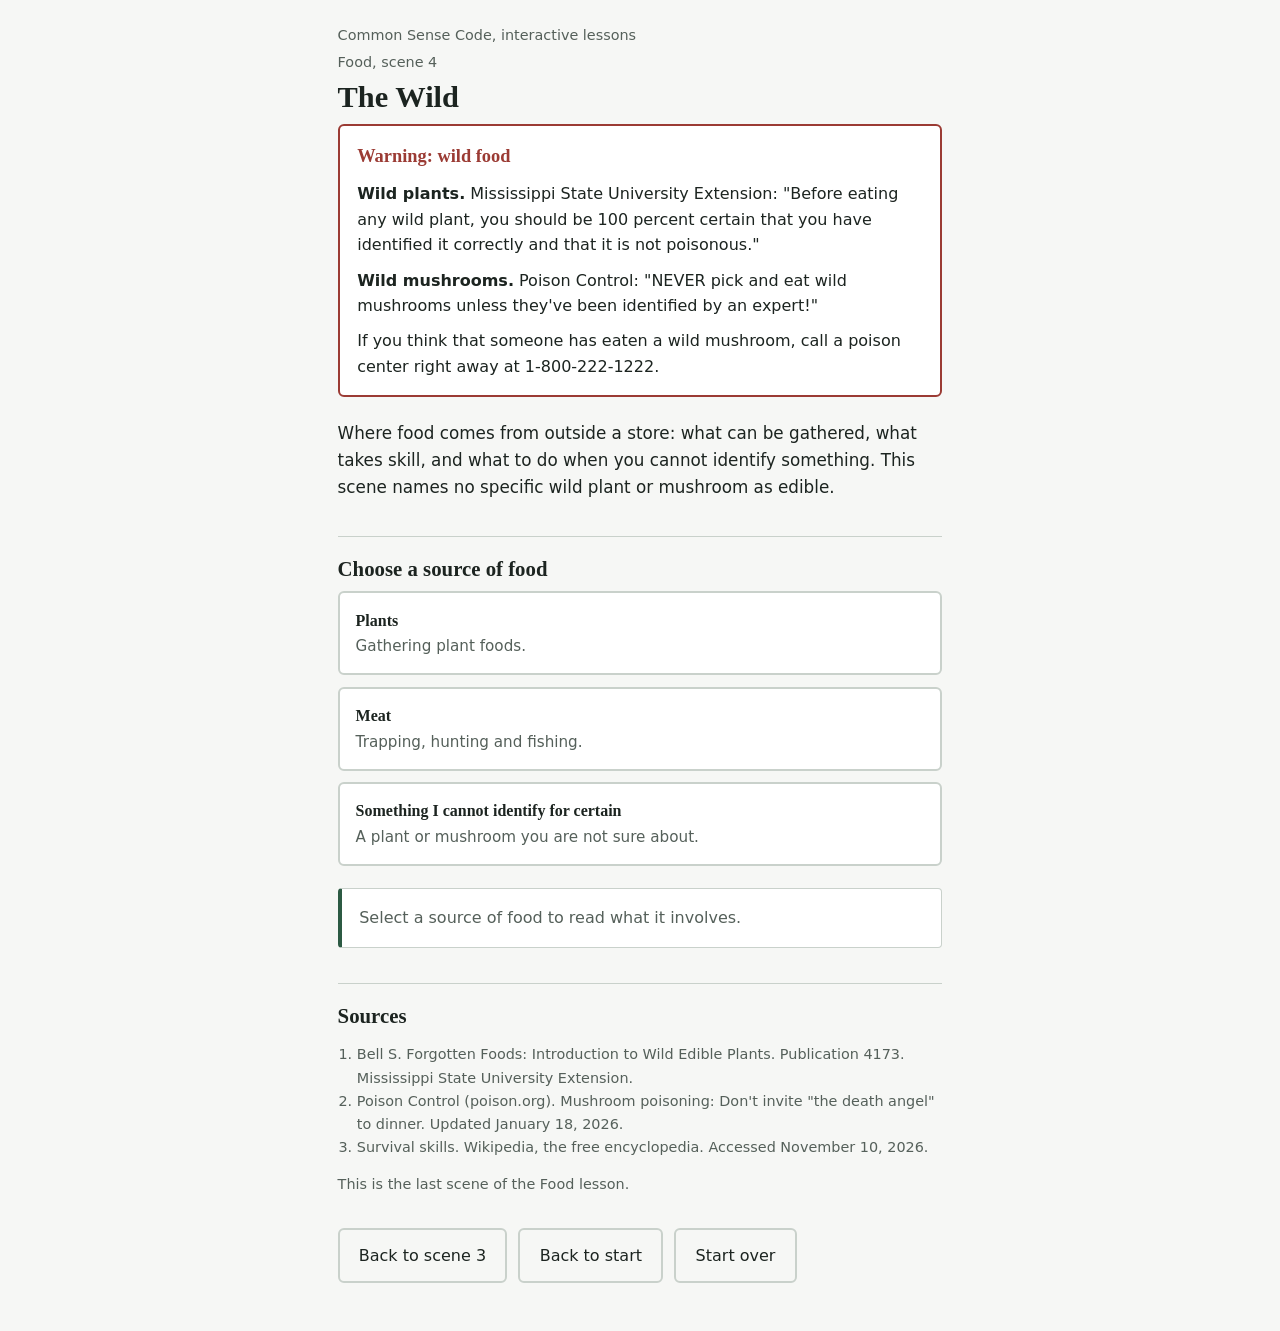
<file: game/wild/index.html>
<!DOCTYPE html>
<html lang="en">
<head>
<meta charset="utf-8">
<meta name="viewport" content="width=device-width, initial-scale=1">
<title>The Wild | Food, scene 4 | Common Sense Code</title>
<link rel="stylesheet" href="../style.css">
<style>
  :root { --danger: #9b3b34; }
  @media (prefers-color-scheme: dark) { :root { --danger: #e8938b; } }
  .warning { margin: 0 0 1.4rem; padding: 1rem 1.1rem; background: var(--surface); border: 2px solid var(--danger); border-radius: 6px; }
  .warning p { margin: 0 0 .6rem; }
  .warning p:last-child { margin-bottom: 0; }
  .warning .wtitle { color: var(--danger); font-family: Georgia, "Times New Roman", serif; font-size: 1.15rem; }
  .result .warning { margin: 0 0 1rem; }
</style>
</head>
<body>
<main>
  <p class="kicker">Common Sense Code, interactive lessons</p>
  <p class="kicker">Food, scene 4</p>
  <h1>The Wild</h1>

  <aside class="warning" id="warning" role="note" aria-label="Safety warning">
    <p class="wtitle"><strong>Warning: wild food</strong></p>
    <p><strong>Wild plants.</strong> Mississippi State University Extension: "Before eating any wild plant, you should be 100 percent certain that you have identified it correctly and that it is not poisonous."</p>
    <p><strong>Wild mushrooms.</strong> Poison Control: "NEVER pick and eat wild mushrooms unless they've been identified by an expert!"</p>
    <p>If you think that someone has eaten a wild mushroom, call a poison center right away at 1-800-222-1222.</p>
  </aside>

  <p class="lede">Where food comes from outside a store: what can be gathered, what takes skill, and what to do when you cannot identify something. This scene names no specific wild plant or mushroom as edible.</p>

  <h2>Choose a source of food</h2>
  <div class="choices" id="choices" role="group" aria-label="Choose a source of food">
    <button type="button" class="choice" data-pick="plants" aria-pressed="false">
      <strong>Plants</strong>
      <span>Gathering plant foods.</span>
    </button>
    <button type="button" class="choice" data-pick="meat" aria-pressed="false">
      <strong>Meat</strong>
      <span>Trapping, hunting and fishing.</span>
    </button>
    <button type="button" class="choice" data-pick="unknown" aria-pressed="false">
      <strong>Something I cannot identify for certain</strong>
      <span>A plant or mushroom you are not sure about.</span>
    </button>
  </div>

  <section class="result" id="result" aria-live="polite">
    <p class="pending">Select a source of food to read what it involves.</p>
  </section>

  <h2>Sources</h2>
  <ol class="sources">
    <li>Bell S. Forgotten Foods: Introduction to Wild Edible Plants. Publication 4173. Mississippi State University Extension.</li>
    <li>Poison Control (poison.org). Mushroom poisoning: Don't invite "the death angel" to dinner. Updated January 18, 2026.</li>
    <li>Survival skills. Wikipedia, the free encyclopedia. Accessed November 10, 2026.</li>
  </ol>

  <p class="note">This is the last scene of the Food lesson.</p>

  <div class="actions">
    <a class="btn secondary" href="../gut/">Back to scene 3</a>
    <a class="btn secondary" href="../start/">Back to start</a>
    <button class="btn secondary" type="button" id="reset">Start over</button>
  </div>
</main>

<script src="../game.js"></script>
<script>
(function () {
  /* The warning is static HTML above so it shows without JavaScript.
     It is copied here so it appears again with every choice. */
  var WARNING = document.getElementById("warning").outerHTML.replace(' id="warning"', "");

  var TEXT = {
    plants:
      "<h3>Plants</h3>" +
      "<p>Plants are the easiest food to find, because they stay in one place and take little effort to gather.</p>" +
      "<p>The source lists root tubers, fruit, mushrooms, nuts, beans, cereals, leaves, cacti, ants and algae among the foods that can be gathered. Most are prepared by boiling.</p>" +
      "<p>Gathering is only the first step. Identifying a plant correctly is a separate skill, and the warning above applies to every item on that list.</p>",
    meat:
      "<h3>Meat</h3>" +
      "<p>Trapping, hunting and fishing provide high-calorie meat. They require skills and equipment, such as bows, snares and nets.</p>" +
      "<p>Compared with gathering plants, meat takes more skill and more gear.</p>",
    unknown:
      "<h3>Something I cannot identify for certain</h3>" +
      "<p><strong>Do not eat it.</strong></p>" +
      "<p>Poison Control requires that wild mushrooms be identified by an expert. Mississippi State University Extension requires certainty about the identification of any wild plant.</p>" +
      "<p>Poisoning from poisonous plants or fungi is among the common dangerous injuries in wild settings. Even a small amount of some plants can cause illness or death.</p>" +
      "<p>The \"universal edibility test\" is unreliable, so it does not replace identification.</p>" +
      "<p>Poison Control notes that identification learned in one area is not reliable in another. The Boy Scouts of America especially discourages foraging, because someone in a survival situation is unlikely to have the knowledge to decide safely.</p>" +
      "<p>The step the sources point to is identification by an expert who knows your area.</p>"
  };

  var result = document.getElementById("result");
  var buttons = document.querySelectorAll(".choice");
  var PROMPT = "<p class=\"pending\">Select a source of food to read what it involves.</p>";

  function select(key, persist) {
    if (!TEXT[key]) { return; }
    for (var i = 0; i < buttons.length; i++) {
      buttons[i].setAttribute("aria-pressed", buttons[i].getAttribute("data-pick") === key ? "true" : "false");
    }
    result.innerHTML = WARNING + TEXT[key];
    if (persist) {
      var state = CSC.load();
      state.food = state.food || {};
      state.food.wild = key;
      CSC.save(state);
    }
  }

  for (var i = 0; i < buttons.length; i++) {
    buttons[i].addEventListener("click", function (e) {
      select(e.currentTarget.getAttribute("data-pick"), true);
    });
  }

  document.getElementById("reset").addEventListener("click", function () {
    CSC.reset();
    for (var j = 0; j < buttons.length; j++) { buttons[j].setAttribute("aria-pressed", "false"); }
    result.innerHTML = PROMPT;
  });

  var saved = CSC.load();
  if (saved.food && saved.food.wild) { select(saved.food.wild, false); }
})();
</script>
</body>
</html>
</file>
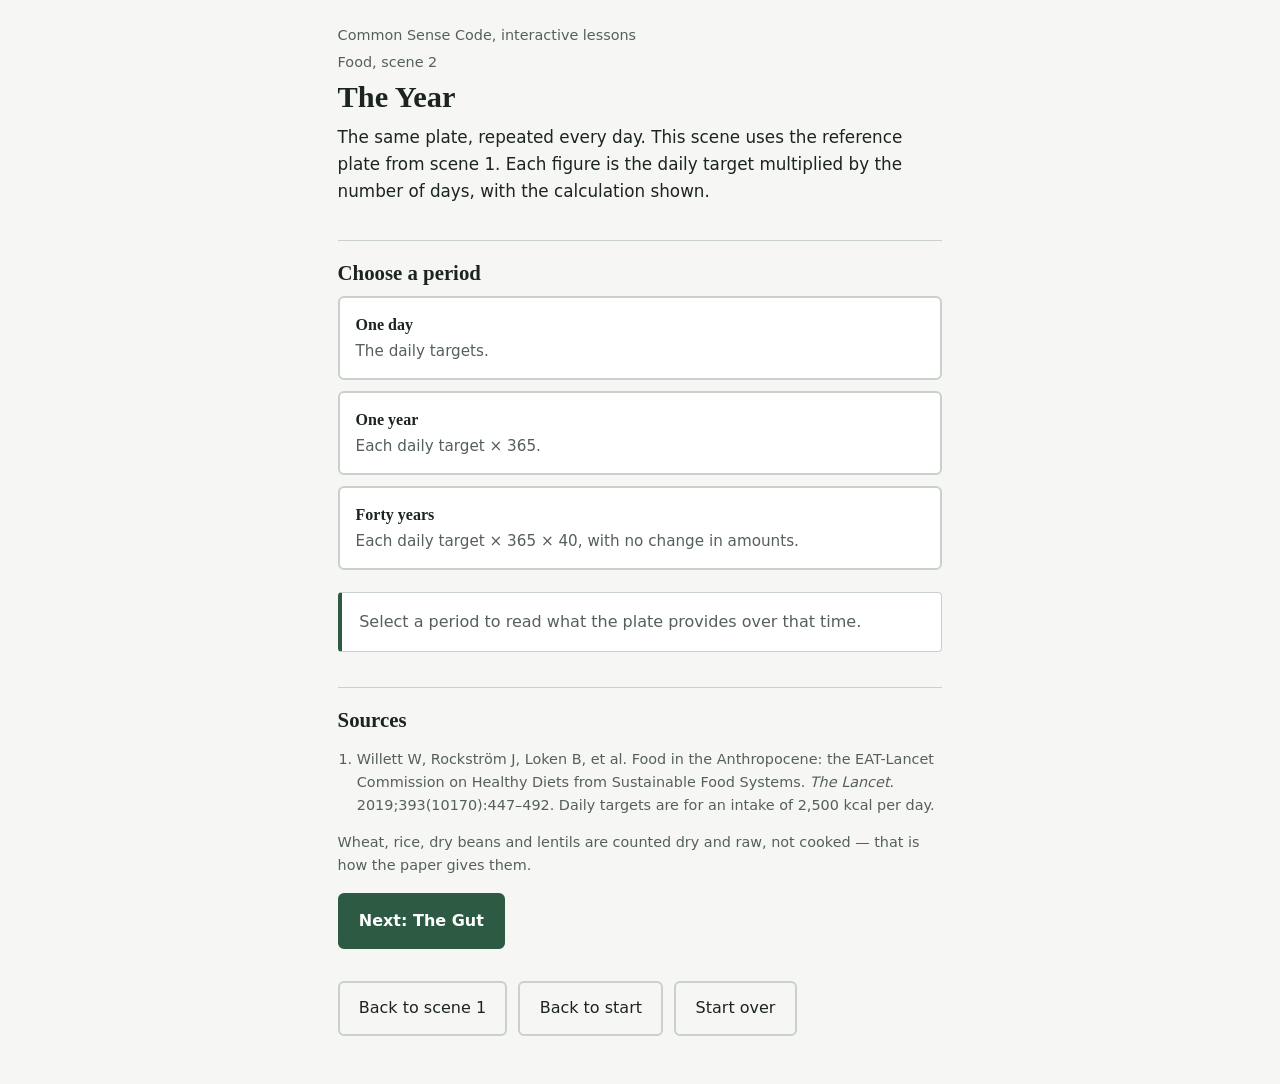
<file: game/year/index.html>
<!DOCTYPE html>
<html lang="en">
<head>
<meta charset="utf-8">
<meta name="viewport" content="width=device-width, initial-scale=1">
<title>The Year | Food, scene 2 | Common Sense Code</title>
<link rel="stylesheet" href="../style.css">
</head>
<body>
<main>
  <p class="kicker">Common Sense Code, interactive lessons</p>
  <p class="kicker">Food, scene 2</p>
  <h1>The Year</h1>
  <p class="lede">The same plate, repeated every day. This scene uses the reference plate from scene 1. Each figure is the daily target multiplied by the number of days, with the calculation shown.</p>

  <h2>Choose a period</h2>
  <div class="choices" id="choices" role="group" aria-label="Choose a period">
    <button type="button" class="choice" data-period="day" aria-pressed="false">
      <strong>One day</strong>
      <span>The daily targets.</span>
    </button>
    <button type="button" class="choice" data-period="year" aria-pressed="false">
      <strong>One year</strong>
      <span>Each daily target × 365.</span>
    </button>
    <button type="button" class="choice" data-period="forty" aria-pressed="false">
      <strong>Forty years</strong>
      <span>Each daily target × 365 × 40, with no change in amounts.</span>
    </button>
  </div>

  <section class="result" id="result" aria-live="polite">
    <p class="pending">Select a period to read what the plate provides over that time.</p>
  </section>

  <h2>Sources</h2>
  <ol class="sources">
    <li>Willett W, Rockström J, Loken B, et al. Food in the Anthropocene: the EAT-Lancet Commission on Healthy Diets from Sustainable Food Systems. <em>The Lancet</em>. 2019;393(10170):447–492. Daily targets are for an intake of 2,500 kcal per day.</li>
  </ol>

  <p class="note">Wheat, rice, dry beans and lentils are counted dry and raw, not cooked — that is how the paper gives them.</p>

  <p><a class="btn" href="../gut/">Next: The Gut</a></p>

  <div class="actions">
    <a class="btn secondary" href="../food/">Back to scene 1</a>
    <a class="btn secondary" href="../start/">Back to start</a>
    <button class="btn secondary" type="button" id="reset">Start over</button>
  </div>
</main>

<script src="../game.js"></script>
<script>
(function () {
  var FOODS = [
    ["Whole grains", 232],
    ["Vegetables", 300],
    ["Fruits", 200],
    ["Dairy foods", 250],
    ["Legumes", 75],
    ["Nuts", 50],
    ["Tubers or starchy vegetables", 50],
    ["Unsaturated oils", 40],
    ["Poultry", 29],
    ["Fish", 28],
    ["Red meat (beef, lamb, pork)", 14],
    ["Eggs", 13],
    ["Added sugars (upper limit)", 31]
  ];
  var DAYS = { day: 1, year: 365, forty: 14600 };
  var HEAD = { day: "Per day", year: "Per year", forty: "Over 40 years" };

  var result = document.getElementById("result");
  var buttons = document.querySelectorAll(".choice");
  var PROMPT = "<p class=\"pending\">Select a period to read what the plate provides over that time.</p>";

  function group(n) { return n.toLocaleString("en-US"); }

  /* grams is an integer, so rounding is exact and the same for every row (half up). */
  function fmt(grams, key) {
    if (key === "day") { return group(grams) + " g"; }
    if (key === "year") { return (Math.round(grams / 100) / 10).toFixed(1) + " kg"; }
    return group(Math.round(grams / 1000)) + " kg";
  }

  function amount(name) {
    for (var i = 0; i < FOODS.length; i++) { if (FOODS[i][0].indexOf(name) === 0) { return FOODS[i][1]; } }
    return 0;
  }

  function render(key) {
    var days = DAYS[key];
    var total = 0;
    var rows = "";
    FOODS.forEach(function (f) {
      total += f[1];
      rows += "<tr><td>" + f[0] + "</td><td>" + f[1] + " g</td><td>" + fmt(f[1] * days, key) + "</td></tr>";
    });
    var veg = amount("Vegetables"), red = amount("Red meat");
    var html =
      "<h3>" + (key === "day" ? "The plate over one day" : key === "year" ? "The plate over one year" : "The plate over forty years") + "</h3>" +
      "<div class=\"table-wrap\"><table>" +
      "<caption>Reference plate, 2,500 kcal per day</caption>" +
      "<thead><tr><th scope=\"col\">Food</th><th scope=\"col\">Per day</th><th scope=\"col\">" + HEAD[key] + "</th></tr></thead>" +
      "<tbody>" + rows +
      "<tr><th scope=\"row\">Total</th><th>" + group(total) + " g</th><th>" + fmt(total * days, key) + "</th></tr>" +
      "</tbody></table></div>";

    if (key === "year") {
      html +=
        "<p class=\"note\">Vegetables: " + veg + " g × 365 days = " + fmt(veg * 365, "year") + ". Red meat: " + red + " g × 365 days = " + fmt(red * 365, "year") + ".</p>";
    }
    if (key === "forty") {
      html +=
        "<p class=\"note\">Vegetables: " + veg + " g × 365 days × 40 years = " + fmt(veg * 14600, "forty") + ". Red meat: " + red + " g × 365 days × 40 years = " + fmt(red * 14600, "forty") + ". Total: " + fmt(total * 14600, "forty") + ", about " + (Math.round(total * 14600 / 100000) / 10).toFixed(1) + " tonnes.</p>" +
        "<p class=\"note\">This is simple multiplication. It assumes the same daily amounts every day for 40 years. It is not a projection.</p>";
    }
    html +=
      "<p class=\"note\">Added sugars are an upper limit, so that row is a maximum. Rows are rounded individually; the total is calculated from unrounded amounts, so rows may not add exactly to the total.</p>";
    result.innerHTML = html;
  }

  function select(key, persist) {
    if (!DAYS[key]) { return; }
    for (var i = 0; i < buttons.length; i++) {
      buttons[i].setAttribute("aria-pressed", buttons[i].getAttribute("data-period") === key ? "true" : "false");
    }
    render(key);
    if (persist) {
      var state = CSC.load();
      state.food = state.food || {};
      state.food.period = key;
      CSC.save(state);
    }
  }

  for (var i = 0; i < buttons.length; i++) {
    buttons[i].addEventListener("click", function (e) {
      select(e.currentTarget.getAttribute("data-period"), true);
    });
  }

  document.getElementById("reset").addEventListener("click", function () {
    CSC.reset();
    for (var j = 0; j < buttons.length; j++) { buttons[j].setAttribute("aria-pressed", "false"); }
    result.innerHTML = PROMPT;
  });

  var saved = CSC.load();
  if (saved.food && saved.food.period) { select(saved.food.period, false); }
})();
</script>
</body>
</html>
</file>
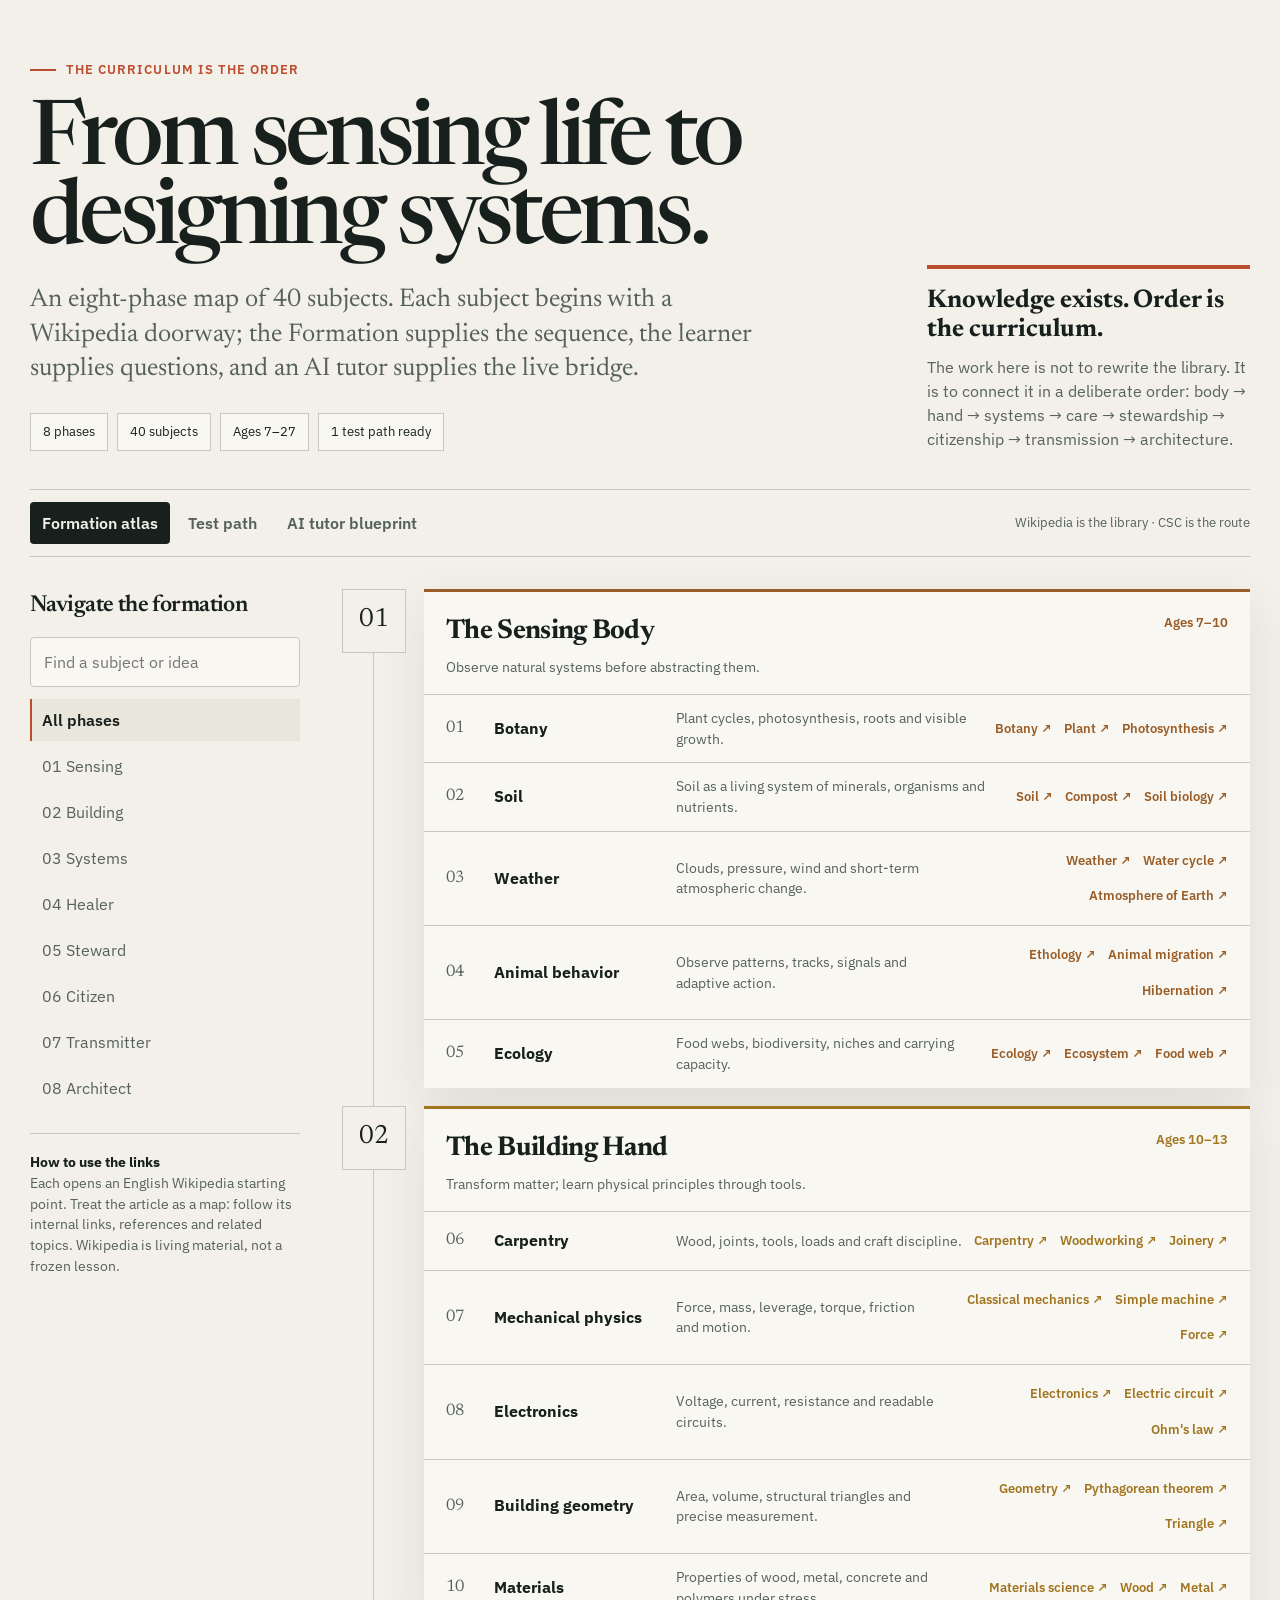
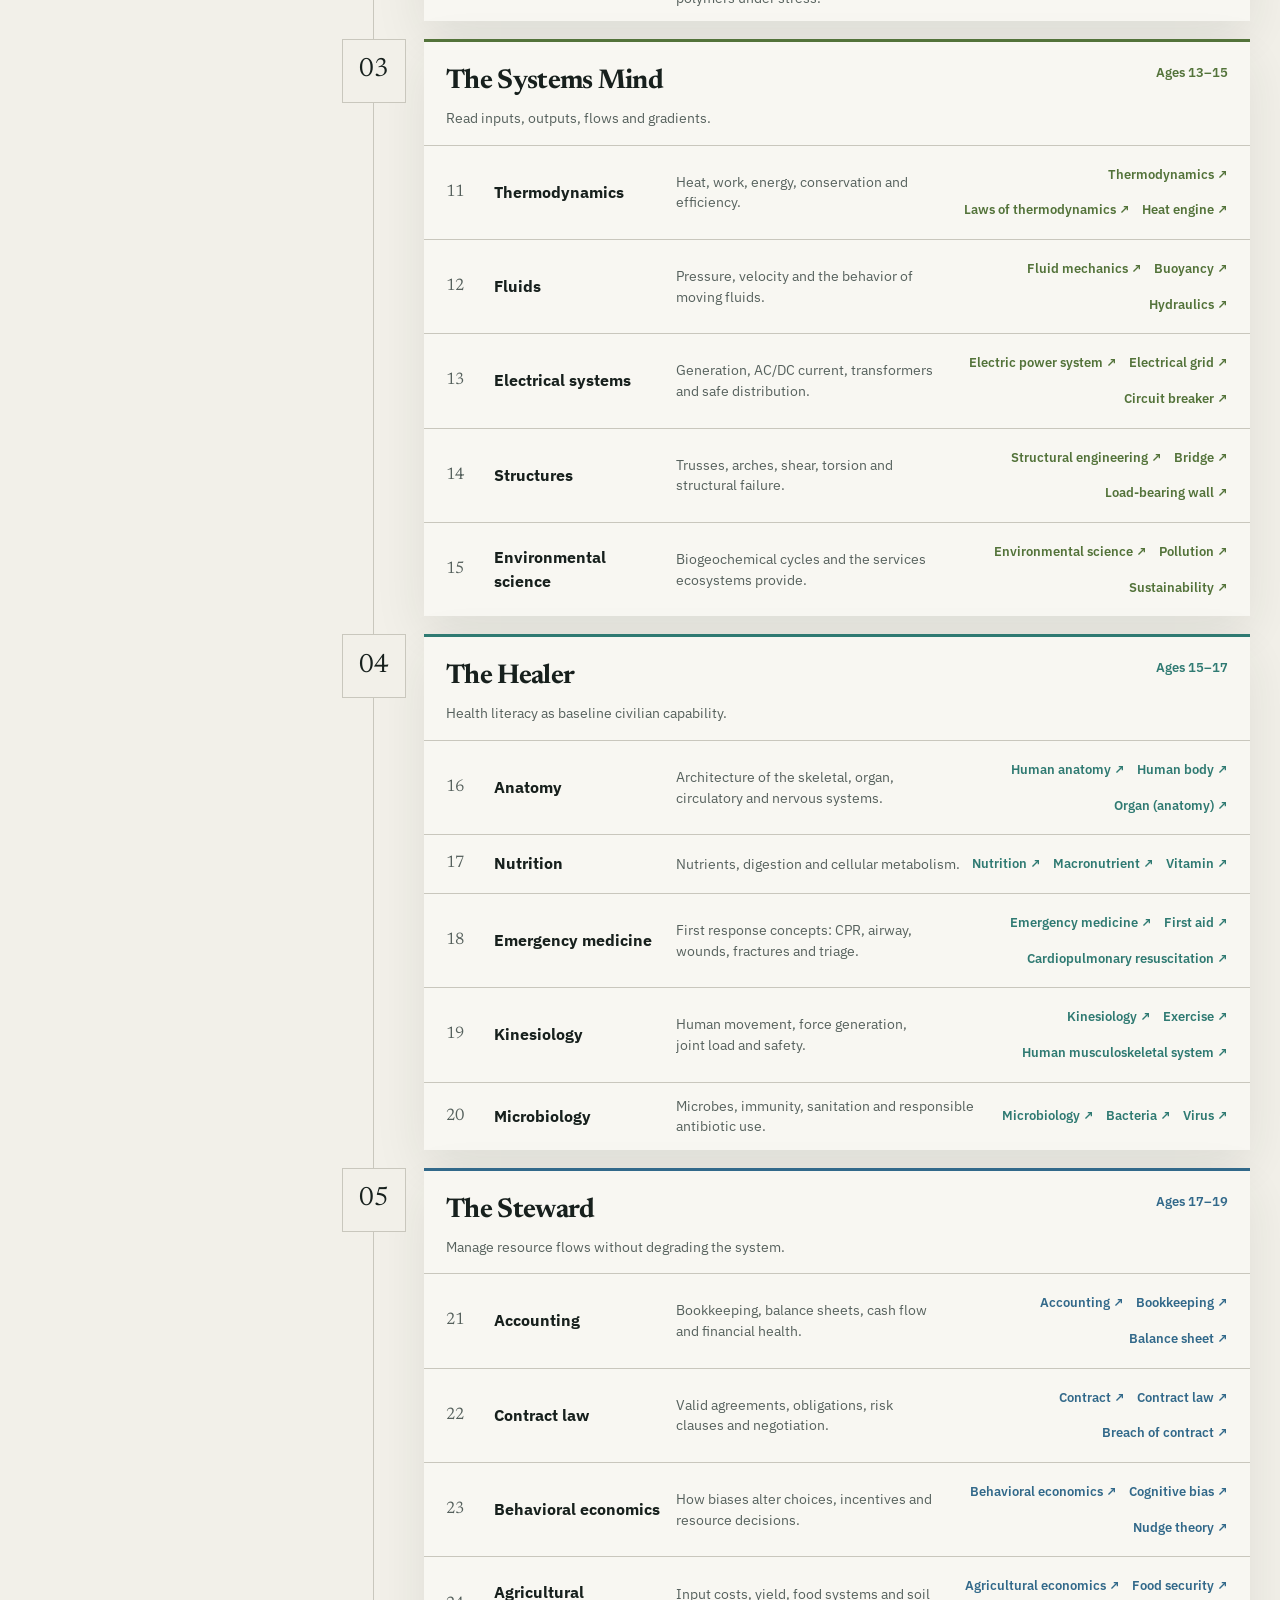
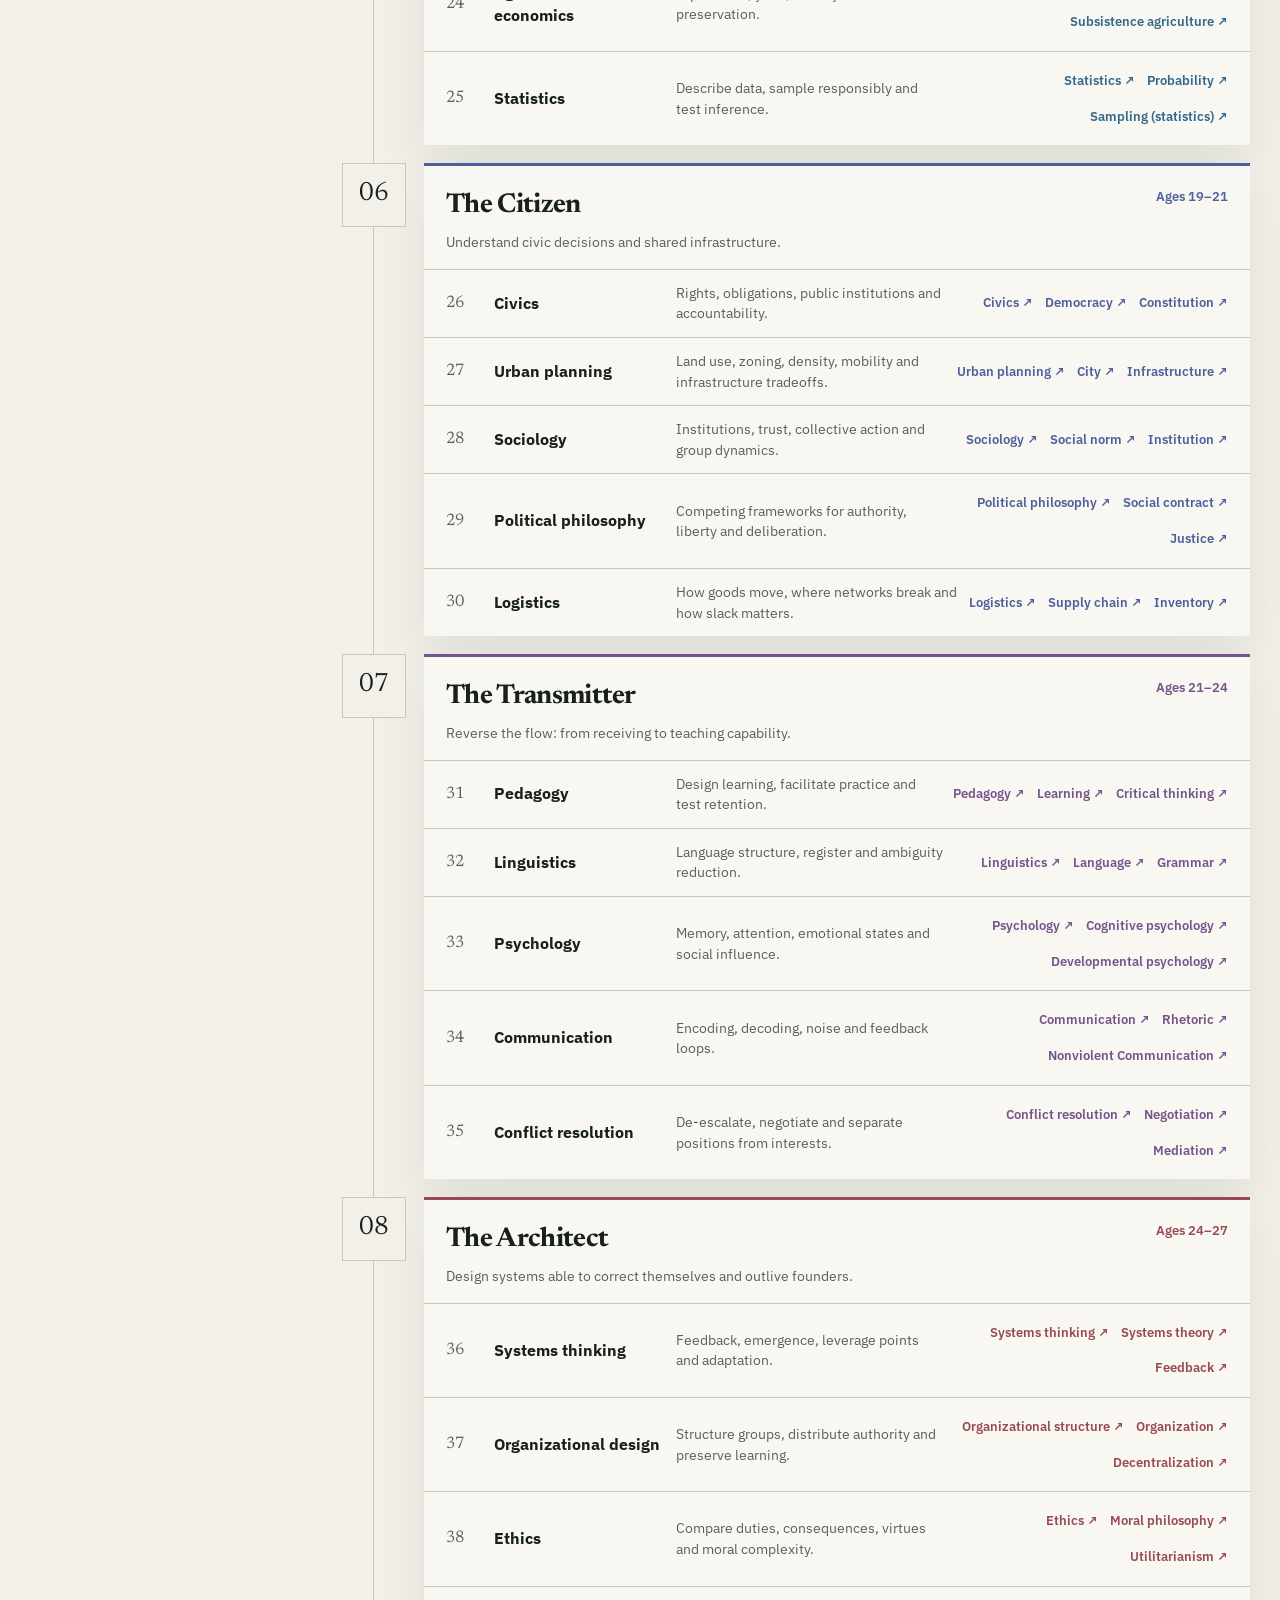
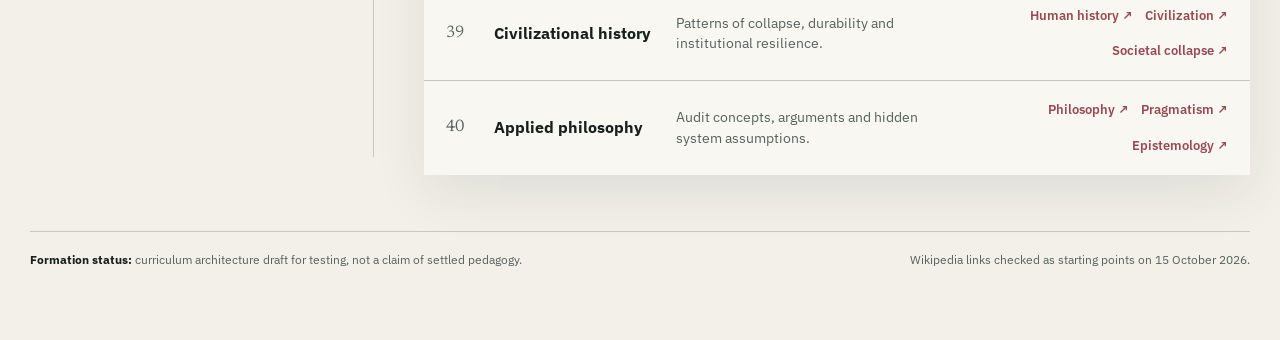
<file: csc-formation-atlas.html>
<!doctype html>
<html lang="en">
<head>
  <meta charset="utf-8" />
  <meta name="viewport" content="width=device-width, initial-scale=1, viewport-fit=cover" />
  <meta name="color-scheme" content="light dark" />
  <link rel="icon" href="data:," />
  <title>CSC Formation Atlas</title>
  <link rel="preconnect" href="https://fonts.googleapis.com">
  <link rel="preconnect" href="https://fonts.gstatic.com" crossorigin>
  <link href="https://fonts.googleapis.com/css2?family=IBM+Plex+Sans:wght@400;500;600&amp;family=Newsreader:opsz,wght@6..72,500;6..72,650&amp;display=swap" rel="stylesheet">
  <style>
    :root {
      color-scheme: light dark;
      --paper:#f2f0e9;
      --paper-2:#e9e6dc;
      --ink:#17201d;
      --muted:#56615d;
      --line:#c9c7bd;
      --panel:#f8f7f2;
      --accent:#bd4b2f;
      --accent-soft:#ead1c8;
      --green:#284f42;
      --green-soft:#dce6df;
      --shadow:0 18px 50px rgba(30,39,35,.09);
    }
    @media (prefers-color-scheme:dark){
      :root{
        --paper:#151a18;
        --paper-2:#1b211e;
        --ink:#eef0e9;
        --muted:#abb4af;
        --line:#3a423e;
        --panel:#202724;
        --accent:#ee896c;
        --accent-soft:#4b2b23;
        --green:#a5c9b6;
        --green-soft:#263d33;
        --shadow:0 18px 50px rgba(0,0,0,.22);
      }
    }
    *{box-sizing:border-box}
    html{scroll-behavior:smooth}
    body{margin:0;background:var(--paper);color:var(--ink);font-family:"IBM Plex Sans",sans-serif;line-height:1.5}
    button,input{font:inherit}
    a{color:inherit}
    .shell{max-width:1440px;margin:auto;padding:26px 30px 72px}
    .mast{display:grid;grid-template-columns:minmax(0,1.45fr) minmax(260px,.55fr);gap:44px;padding:34px 0 38px;border-bottom:1px solid var(--line)}
    .kicker{display:flex;align-items:center;gap:10px;color:var(--accent);font-weight:600;font-size:.82rem;letter-spacing:.08em;text-transform:uppercase}
    .kicker:before{content:"";width:26px;height:2px;background:currentColor}
    h1{font-family:"Newsreader",serif;font-size:clamp(3.1rem,7vw,6.9rem);font-weight:500;line-height:.88;letter-spacing:-.052em;margin:24px 0 22px;max-width:950px}
    .lead{font-family:"Newsreader",serif;font-size:clamp(1.25rem,2vw,1.7rem);line-height:1.35;max-width:750px;margin:0;color:var(--muted)}
    .thesis{align-self:end;border-top:4px solid var(--accent);padding-top:18px}
    .thesis strong{font-family:"Newsreader",serif;font-size:1.6rem;line-height:1.15;display:block;margin-bottom:9px}
    .thesis p{margin:0;color:var(--muted)}
    .metrics{display:flex;flex-wrap:wrap;gap:9px;margin-top:26px}
    .metric{padding:8px 12px;border:1px solid var(--line);background:var(--panel);font-size:.82rem}
    .nav{position:sticky;top:0;z-index:10;background:color-mix(in srgb,var(--paper) 90%,transparent);backdrop-filter:blur(12px);border-bottom:1px solid var(--line);display:flex;gap:6px;align-items:center;padding:12px 0;margin-bottom:32px}
    .tab{border:0;background:transparent;color:var(--muted);padding:9px 12px;cursor:pointer;font-weight:600;border-radius:4px}
    .tab[aria-selected="true"]{background:var(--ink);color:var(--paper)}
    .nav-note{margin-left:auto;color:var(--muted);font-size:.8rem}
    .view{display:none}.view.active{display:block}
    .atlas-layout{display:grid;grid-template-columns:270px minmax(0,1fr);gap:42px;align-items:start}
    .controls{position:sticky;top:74px}
    .controls h2,.section-head h2{font-family:"Newsreader",serif;font-weight:600;letter-spacing:-.025em}
    .controls h2{font-size:1.45rem;margin:0 0 14px}
    .search{width:100%;background:var(--panel);color:var(--ink);border:1px solid var(--line);padding:12px 13px;border-radius:4px;outline:none}
    .search:focus{border-color:var(--accent);box-shadow:0 0 0 3px var(--accent-soft)}
    .filter-list{display:grid;gap:4px;margin-top:12px}
    .filter{width:100%;text-align:left;border:0;background:transparent;color:var(--muted);padding:9px 10px;cursor:pointer;border-left:2px solid transparent}
    .filter.active{color:var(--ink);border-left-color:var(--accent);background:var(--paper-2);font-weight:600}
    .reading-note{margin-top:24px;padding-top:18px;border-top:1px solid var(--line);color:var(--muted);font-size:.86rem}
    .reading-note strong{color:var(--ink)}
    .phases{position:relative;display:grid;gap:18px}
    .phases:before{content:"";position:absolute;left:31px;top:18px;bottom:18px;width:1px;background:var(--line)}
    .phase{position:relative;display:grid;grid-template-columns:64px minmax(0,1fr);gap:18px}
    .phase-index{width:64px;height:64px;background:var(--paper);border:1px solid var(--line);display:grid;place-items:center;font-family:"Newsreader",serif;font-size:1.65rem;z-index:1}
    .phase-card{background:var(--panel);box-shadow:var(--shadow);border-top:3px solid var(--phase-color,var(--accent))}
    .phase-head{display:grid;grid-template-columns:1fr auto;gap:16px;padding:20px 22px 16px;border-bottom:1px solid var(--line)}
    .phase-title{margin:0;font-family:"Newsreader",serif;font-size:1.7rem;letter-spacing:-.025em}
    .phase-focus{margin:4px 0 0;color:var(--muted);font-size:.9rem}
    .age{font-weight:600;font-size:.84rem;color:var(--phase-color,var(--accent));white-space:nowrap}
    .subject-list{display:grid}
    .subject{display:grid;grid-template-columns:36px minmax(170px,.7fr) minmax(260px,1.4fr) auto;gap:12px;align-items:center;padding:13px 22px;border-bottom:1px solid var(--line)}
    .subject:last-child{border-bottom:0}
    .subject-no{font-family:"Newsreader",serif;color:var(--muted);font-size:1.05rem}
    .subject h3{margin:0;font-size:.98rem}
    .subject p{margin:0;color:var(--muted);font-size:.86rem}
    .wiki-links{display:flex;flex-wrap:wrap;gap:4px 12px;justify-content:flex-end}
    .wiki{display:inline-flex;align-items:center;gap:6px;text-decoration:none;color:var(--phase-color,var(--green));font-size:.82rem;font-weight:600;padding:6px 0;white-space:nowrap}
    .wiki:hover{text-decoration:underline;text-underline-offset:3px}
    .wiki svg{width:14px;height:14px}
    .empty{display:none;padding:36px;border:1px dashed var(--line);text-align:center;color:var(--muted)}
    .section-head{display:grid;grid-template-columns:1fr minmax(260px,.58fr);gap:30px;align-items:end;margin:24px 0 28px}
    .section-head h2{font-size:clamp(2.4rem,5vw,5rem);line-height:.95;margin:0;letter-spacing:-.045em}
    .section-head p{margin:0;color:var(--muted)}
    .path{display:grid;grid-template-columns:repeat(5,1fr);gap:1px;background:var(--line);border:1px solid var(--line);margin:30px 0}
    .node{background:var(--panel);padding:22px 20px;min-height:245px;position:relative}
    .node:after{content:"→";position:absolute;right:-13px;top:32px;z-index:2;color:var(--accent);background:var(--paper);width:25px;height:25px;display:grid;place-items:center;border-radius:50%;font-weight:600}
    .node:last-child:after{display:none}
    .node small{color:var(--accent);font-weight:600}
    .node h3{font-family:"Newsreader",serif;font-size:1.45rem;margin:9px 0 10px}
    .node p{font-size:.87rem;color:var(--muted);margin:0 0 14px}
    .node a{font-size:.82rem;font-weight:600;color:var(--green)}
    .path-closing{font-family:"Newsreader",serif;font-size:1.28rem;line-height:1.35;margin:26px 0 0;padding:22px 0;border-top:1px solid var(--line)}
    .test-grid{display:grid;grid-template-columns:1fr 1fr;gap:22px;margin-top:26px}
    .exercise{background:var(--green-soft);padding:26px}
    .exercise h3{font-family:"Newsreader",serif;font-size:1.5rem;margin:0 0 12px}
    .exercise ol{margin:0;padding-left:20px}.exercise li{margin:9px 0}
    .check{background:var(--accent-soft);padding:26px}
    .check h3{font-family:"Newsreader",serif;font-size:1.5rem;margin:0 0 12px}
    .check blockquote{font-family:"Newsreader",serif;font-size:1.28rem;line-height:1.35;margin:0}
    .prompt-wrap{display:grid;grid-template-columns:minmax(0,1.35fr) minmax(270px,.65fr);gap:30px}
    .prompt-card{background:var(--ink);color:var(--paper);padding:clamp(24px,4vw,46px);box-shadow:var(--shadow)}
    .prompt-card h2{font-family:"Newsreader",serif;font-size:clamp(2.4rem,4.5vw,4.8rem);line-height:.95;margin:0 0 18px;letter-spacing:-.04em}
    .prompt-card p{color:color-mix(in srgb,var(--paper) 72%,transparent);max-width:660px}
    .prompt-text{white-space:pre-wrap;background:color-mix(in srgb,var(--paper) 7%,transparent);border:1px solid color-mix(in srgb,var(--paper) 18%,transparent);padding:20px;margin:26px 0 18px;font-family:"IBM Plex Sans",sans-serif;font-size:.9rem;line-height:1.58;max-height:410px;overflow:auto}
    .copy{border:0;background:var(--accent);color:#fff;padding:12px 16px;font-weight:600;cursor:pointer;border-radius:3px}
    .copy:focus-visible,.tab:focus-visible,.filter:focus-visible{outline:3px solid var(--accent-soft);outline-offset:2px}
    .principles{display:grid;gap:12px;align-content:start}
    .principle{border-top:1px solid var(--line);padding:16px 0}
    .principle b{display:block;margin-bottom:4px}.principle span{color:var(--muted);font-size:.88rem}
    .status{min-height:1.5em;margin-top:8px;color:var(--green);font-size:.84rem}
    .source-footer{margin-top:56px;border-top:1px solid var(--line);padding-top:18px;display:flex;justify-content:space-between;gap:24px;color:var(--muted);font-size:.78rem}
    .source-footer strong{color:var(--ink)}
    mark{background:var(--accent-soft);color:var(--ink);padding:0 1px}
    @media(max-width:950px){
      .mast{grid-template-columns:1fr}.thesis{max-width:620px}
      .atlas-layout{grid-template-columns:1fr}.controls{position:static;display:grid;grid-template-columns:1fr 1fr;gap:16px}.controls h2,.reading-note{grid-column:1/-1}.filter-list{grid-template-columns:repeat(4,1fr);margin:0}.filter{text-align:center;border-left:0;border-bottom:2px solid transparent}.filter.active{border-left:0;border-bottom-color:var(--accent)}
      .path{grid-template-columns:1fr}.node{min-height:auto}.node:after{content:"↓";right:auto;left:24px;top:auto;bottom:-13px}.test-grid,.prompt-wrap{grid-template-columns:1fr}
    }
    @media(max-width:660px){
      .shell{padding:16px 16px 50px}.mast{padding-top:18px;gap:26px}h1{font-size:3.55rem}
      .nav{margin-left:-16px;margin-right:-16px;padding-left:16px;padding-right:16px;overflow:visible}.nav-note{display:none}.tab{padding:9px 8px;font-size:.86rem}
      .controls{grid-template-columns:1fr}.controls h2,.reading-note{grid-column:auto}.filter-list{grid-template-columns:1fr 1fr}
      .phase{grid-template-columns:38px minmax(0,1fr);gap:10px}.phases:before{left:18px}.phase-index{width:38px;height:38px;font-size:1.1rem}.phase-head{grid-template-columns:1fr;padding:16px}.age{white-space:normal}.subject{grid-template-columns:26px minmax(0,1fr);padding:14px 16px}.subject h3,.subject p,.subject .wiki-links{grid-column:2}.subject p{margin-top:-6px}.subject .wiki-links{justify-self:start;justify-content:flex-start}.phase-title{font-size:1.45rem}
      .section-head{grid-template-columns:1fr}.source-footer{flex-direction:column}
    }
    @media(prefers-reduced-motion:reduce){html{scroll-behavior:auto}}
  </style>
</head>
<body>
  <main class="shell">
    <section class="mast" aria-labelledby="page-title">
      <div>
        <div class="kicker">The curriculum is the order</div>
        <h1 id="page-title">From sensing life to designing systems.</h1>
        <p class="lead">An eight-phase map of 40 subjects. Each subject begins with a Wikipedia doorway; the Formation supplies the sequence, the learner supplies questions, and an AI tutor supplies the live bridge.</p>
        <div class="metrics" aria-label="Curriculum summary">
          <span class="metric">8 phases</span><span class="metric">40 subjects</span><span class="metric">Ages 7–27</span><span class="metric">1 test path ready</span>
        </div>
      </div>
      <aside class="thesis">
        <strong>Knowledge exists. Order is the curriculum.</strong>
        <p>The work here is not to rewrite the library. It is to connect it in a deliberate order: body → hand → systems → care → stewardship → citizenship → transmission → architecture.</p>
      </aside>
    </section>

    <nav class="nav" aria-label="Page views">
      <button class="tab" data-view="atlas" aria-selected="true">Formation atlas</button>
      <button class="tab" data-view="path" aria-selected="false">Test path</button>
      <button class="tab" data-view="tutor" aria-selected="false">AI tutor blueprint</button>
      <span class="nav-note">Wikipedia is the library · CSC is the route</span>
    </nav>

    <section class="view active" id="atlas-view">
      <div class="atlas-layout">
        <aside class="controls">
          <h2>Navigate the formation</h2>
          <input id="search" class="search" type="search" placeholder="Find a subject or idea" aria-label="Search subjects">
          <div class="filter-list" aria-label="Filter by phase">
            <button class="filter active" data-phase="all">All phases</button>
            <button class="filter" data-phase="1">01 Sensing</button><button class="filter" data-phase="2">02 Building</button>
            <button class="filter" data-phase="3">03 Systems</button><button class="filter" data-phase="4">04 Healer</button>
            <button class="filter" data-phase="5">05 Steward</button><button class="filter" data-phase="6">06 Citizen</button>
            <button class="filter" data-phase="7">07 Transmitter</button><button class="filter" data-phase="8">08 Architect</button>
          </div>
          <p class="reading-note"><strong>How to use the links</strong><br>Each opens an English Wikipedia starting point. Treat the article as a map: follow its internal links, references and related topics. Wikipedia is living material, not a frozen lesson.</p>
        </aside>

        <div>
          <div class="phases" id="phases">
            <article class="phase" data-phase="1" style="--phase-color:#9a5d28"><div class="phase-index">01</div><div class="phase-card">
              <header class="phase-head"><div><h2 class="phase-title">The Sensing Body</h2><p class="phase-focus">Observe natural systems before abstracting them.</p></div><div class="age">Ages 7–10</div></header>
              <div class="subject-list">
                <div class="subject" data-search="botany plant cycles, photosynthesis, roots and visible growth. botany plant photosynthesis"><span class="subject-no">01</span><h3>Botany</h3><p>Plant cycles, photosynthesis, roots and visible growth.</p><div class="wiki-links"><a class="wiki" href="https://en.wikipedia.org/wiki/Botany" target="_blank" rel="noopener">Botany ↗</a><a class="wiki" href="https://en.wikipedia.org/wiki/Plant" target="_blank" rel="noopener">Plant ↗</a><a class="wiki" href="https://en.wikipedia.org/wiki/Photosynthesis" target="_blank" rel="noopener">Photosynthesis ↗</a></div></div>
                <div class="subject" data-search="soil soil as a living system of minerals, organisms and nutrients. soil compost soil biology"><span class="subject-no">02</span><h3>Soil</h3><p>Soil as a living system of minerals, organisms and nutrients.</p><div class="wiki-links"><a class="wiki" href="https://en.wikipedia.org/wiki/Soil" target="_blank" rel="noopener">Soil ↗</a><a class="wiki" href="https://en.wikipedia.org/wiki/Compost" target="_blank" rel="noopener">Compost ↗</a><a class="wiki" href="https://en.wikipedia.org/wiki/Soil_biology" target="_blank" rel="noopener">Soil biology ↗</a></div></div>
                <div class="subject" data-search="weather clouds, pressure, wind and short-term atmospheric change. weather water cycle atmosphere of earth"><span class="subject-no">03</span><h3>Weather</h3><p>Clouds, pressure, wind and short-term atmospheric change.</p><div class="wiki-links"><a class="wiki" href="https://en.wikipedia.org/wiki/Weather" target="_blank" rel="noopener">Weather ↗</a><a class="wiki" href="https://en.wikipedia.org/wiki/Water_cycle" target="_blank" rel="noopener">Water cycle ↗</a><a class="wiki" href="https://en.wikipedia.org/wiki/Atmosphere_of_Earth" target="_blank" rel="noopener">Atmosphere of Earth ↗</a></div></div>
                <div class="subject" data-search="animal behavior observe patterns, tracks, signals and adaptive action. ethology animal migration hibernation"><span class="subject-no">04</span><h3>Animal behavior</h3><p>Observe patterns, tracks, signals and adaptive action.</p><div class="wiki-links"><a class="wiki" href="https://en.wikipedia.org/wiki/Ethology" target="_blank" rel="noopener">Ethology ↗</a><a class="wiki" href="https://en.wikipedia.org/wiki/Animal_migration" target="_blank" rel="noopener">Animal migration ↗</a><a class="wiki" href="https://en.wikipedia.org/wiki/Hibernation" target="_blank" rel="noopener">Hibernation ↗</a></div></div>
                <div class="subject" data-search="ecology food webs, biodiversity, niches and carrying capacity. ecology ecosystem food web"><span class="subject-no">05</span><h3>Ecology</h3><p>Food webs, biodiversity, niches and carrying capacity.</p><div class="wiki-links"><a class="wiki" href="https://en.wikipedia.org/wiki/Ecology" target="_blank" rel="noopener">Ecology ↗</a><a class="wiki" href="https://en.wikipedia.org/wiki/Ecosystem" target="_blank" rel="noopener">Ecosystem ↗</a><a class="wiki" href="https://en.wikipedia.org/wiki/Food_web" target="_blank" rel="noopener">Food web ↗</a></div></div>
              </div>
            </div></article>

            <article class="phase" data-phase="2" style="--phase-color:#a1751f"><div class="phase-index">02</div><div class="phase-card">
              <header class="phase-head"><div><h2 class="phase-title">The Building Hand</h2><p class="phase-focus">Transform matter; learn physical principles through tools.</p></div><div class="age">Ages 10–13</div></header>
              <div class="subject-list">
                <div class="subject" data-search="carpentry wood, joints, tools, loads and craft discipline. carpentry woodworking joinery"><span class="subject-no">06</span><h3>Carpentry</h3><p>Wood, joints, tools, loads and craft discipline.</p><div class="wiki-links"><a class="wiki" href="https://en.wikipedia.org/wiki/Carpentry" target="_blank" rel="noopener">Carpentry ↗</a><a class="wiki" href="https://en.wikipedia.org/wiki/Woodworking" target="_blank" rel="noopener">Woodworking ↗</a><a class="wiki" href="https://en.wikipedia.org/wiki/Joinery" target="_blank" rel="noopener">Joinery ↗</a></div></div>
                <div class="subject" data-search="mechanical physics force, mass, leverage, torque, friction and motion. classical mechanics simple machine force"><span class="subject-no">07</span><h3>Mechanical physics</h3><p>Force, mass, leverage, torque, friction and motion.</p><div class="wiki-links"><a class="wiki" href="https://en.wikipedia.org/wiki/Classical_mechanics" target="_blank" rel="noopener">Classical mechanics ↗</a><a class="wiki" href="https://en.wikipedia.org/wiki/Simple_machine" target="_blank" rel="noopener">Simple machine ↗</a><a class="wiki" href="https://en.wikipedia.org/wiki/Force" target="_blank" rel="noopener">Force ↗</a></div></div>
                <div class="subject" data-search="electronics voltage, current, resistance and readable circuits. electronics electric circuit ohm's law"><span class="subject-no">08</span><h3>Electronics</h3><p>Voltage, current, resistance and readable circuits.</p><div class="wiki-links"><a class="wiki" href="https://en.wikipedia.org/wiki/Electronics" target="_blank" rel="noopener">Electronics ↗</a><a class="wiki" href="https://en.wikipedia.org/wiki/Electric_circuit" target="_blank" rel="noopener">Electric circuit ↗</a><a class="wiki" href="https://en.wikipedia.org/wiki/Ohm's_law" target="_blank" rel="noopener">Ohm's law ↗</a></div></div>
                <div class="subject" data-search="building geometry area, volume, structural triangles and precise measurement. geometry pythagorean theorem triangle"><span class="subject-no">09</span><h3>Building geometry</h3><p>Area, volume, structural triangles and precise measurement.</p><div class="wiki-links"><a class="wiki" href="https://en.wikipedia.org/wiki/Geometry" target="_blank" rel="noopener">Geometry ↗</a><a class="wiki" href="https://en.wikipedia.org/wiki/Pythagorean_theorem" target="_blank" rel="noopener">Pythagorean theorem ↗</a><a class="wiki" href="https://en.wikipedia.org/wiki/Triangle" target="_blank" rel="noopener">Triangle ↗</a></div></div>
                <div class="subject" data-search="materials properties of wood, metal, concrete and polymers under stress. materials science wood metal"><span class="subject-no">10</span><h3>Materials</h3><p>Properties of wood, metal, concrete and polymers under stress.</p><div class="wiki-links"><a class="wiki" href="https://en.wikipedia.org/wiki/Materials_science" target="_blank" rel="noopener">Materials science ↗</a><a class="wiki" href="https://en.wikipedia.org/wiki/Wood" target="_blank" rel="noopener">Wood ↗</a><a class="wiki" href="https://en.wikipedia.org/wiki/Metal" target="_blank" rel="noopener">Metal ↗</a></div></div>
              </div>
            </div></article>

            <article class="phase" data-phase="3" style="--phase-color:#53733a"><div class="phase-index">03</div><div class="phase-card">
              <header class="phase-head"><div><h2 class="phase-title">The Systems Mind</h2><p class="phase-focus">Read inputs, outputs, flows and gradients.</p></div><div class="age">Ages 13–15</div></header>
              <div class="subject-list">
                <div class="subject" data-search="thermodynamics heat, work, energy, conservation and efficiency. thermodynamics laws of thermodynamics heat engine"><span class="subject-no">11</span><h3>Thermodynamics</h3><p>Heat, work, energy, conservation and efficiency.</p><div class="wiki-links"><a class="wiki" href="https://en.wikipedia.org/wiki/Thermodynamics" target="_blank" rel="noopener">Thermodynamics ↗</a><a class="wiki" href="https://en.wikipedia.org/wiki/Laws_of_thermodynamics" target="_blank" rel="noopener">Laws of thermodynamics ↗</a><a class="wiki" href="https://en.wikipedia.org/wiki/Heat_engine" target="_blank" rel="noopener">Heat engine ↗</a></div></div>
                <div class="subject" data-search="fluids pressure, velocity and the behavior of moving fluids. fluid mechanics buoyancy hydraulics"><span class="subject-no">12</span><h3>Fluids</h3><p>Pressure, velocity and the behavior of moving fluids.</p><div class="wiki-links"><a class="wiki" href="https://en.wikipedia.org/wiki/Fluid_mechanics" target="_blank" rel="noopener">Fluid mechanics ↗</a><a class="wiki" href="https://en.wikipedia.org/wiki/Buoyancy" target="_blank" rel="noopener">Buoyancy ↗</a><a class="wiki" href="https://en.wikipedia.org/wiki/Hydraulics" target="_blank" rel="noopener">Hydraulics ↗</a></div></div>
                <div class="subject" data-search="electrical systems generation, ac/dc current, transformers and safe distribution. electric power system electrical grid circuit breaker"><span class="subject-no">13</span><h3>Electrical systems</h3><p>Generation, AC/DC current, transformers and safe distribution.</p><div class="wiki-links"><a class="wiki" href="https://en.wikipedia.org/wiki/Electric_power_system" target="_blank" rel="noopener">Electric power system ↗</a><a class="wiki" href="https://en.wikipedia.org/wiki/Electrical_grid" target="_blank" rel="noopener">Electrical grid ↗</a><a class="wiki" href="https://en.wikipedia.org/wiki/Circuit_breaker" target="_blank" rel="noopener">Circuit breaker ↗</a></div></div>
                <div class="subject" data-search="structures trusses, arches, shear, torsion and structural failure. structural engineering bridge load-bearing wall"><span class="subject-no">14</span><h3>Structures</h3><p>Trusses, arches, shear, torsion and structural failure.</p><div class="wiki-links"><a class="wiki" href="https://en.wikipedia.org/wiki/Structural_engineering" target="_blank" rel="noopener">Structural engineering ↗</a><a class="wiki" href="https://en.wikipedia.org/wiki/Bridge" target="_blank" rel="noopener">Bridge ↗</a><a class="wiki" href="https://en.wikipedia.org/wiki/Load-bearing_wall" target="_blank" rel="noopener">Load-bearing wall ↗</a></div></div>
                <div class="subject" data-search="environmental science biogeochemical cycles and the services ecosystems provide. environmental science pollution sustainability"><span class="subject-no">15</span><h3>Environmental science</h3><p>Biogeochemical cycles and the services ecosystems provide.</p><div class="wiki-links"><a class="wiki" href="https://en.wikipedia.org/wiki/Environmental_science" target="_blank" rel="noopener">Environmental science ↗</a><a class="wiki" href="https://en.wikipedia.org/wiki/Pollution" target="_blank" rel="noopener">Pollution ↗</a><a class="wiki" href="https://en.wikipedia.org/wiki/Sustainability" target="_blank" rel="noopener">Sustainability ↗</a></div></div>
              </div>
            </div></article>

            <article class="phase" data-phase="4" style="--phase-color:#2f7a72"><div class="phase-index">04</div><div class="phase-card">
              <header class="phase-head"><div><h2 class="phase-title">The Healer</h2><p class="phase-focus">Health literacy as baseline civilian capability.</p></div><div class="age">Ages 15–17</div></header>
              <div class="subject-list">
                <div class="subject" data-search="anatomy architecture of the skeletal, organ, circulatory and nervous systems. human anatomy human body organ (anatomy)"><span class="subject-no">16</span><h3>Anatomy</h3><p>Architecture of the skeletal, organ, circulatory and nervous systems.</p><div class="wiki-links"><a class="wiki" href="https://en.wikipedia.org/wiki/Human_anatomy" target="_blank" rel="noopener">Human anatomy ↗</a><a class="wiki" href="https://en.wikipedia.org/wiki/Human_body" target="_blank" rel="noopener">Human body ↗</a><a class="wiki" href="https://en.wikipedia.org/wiki/Organ_(anatomy)" target="_blank" rel="noopener">Organ (anatomy) ↗</a></div></div>
                <div class="subject" data-search="nutrition nutrients, digestion and cellular metabolism. nutrition macronutrient vitamin"><span class="subject-no">17</span><h3>Nutrition</h3><p>Nutrients, digestion and cellular metabolism.</p><div class="wiki-links"><a class="wiki" href="https://en.wikipedia.org/wiki/Nutrition" target="_blank" rel="noopener">Nutrition ↗</a><a class="wiki" href="https://en.wikipedia.org/wiki/Macronutrient" target="_blank" rel="noopener">Macronutrient ↗</a><a class="wiki" href="https://en.wikipedia.org/wiki/Vitamin" target="_blank" rel="noopener">Vitamin ↗</a></div></div>
                <div class="subject" data-search="emergency medicine first response concepts: cpr, airway, wounds, fractures and triage. emergency medicine first aid cardiopulmonary resuscitation"><span class="subject-no">18</span><h3>Emergency medicine</h3><p>First response concepts: CPR, airway, wounds, fractures and triage.</p><div class="wiki-links"><a class="wiki" href="https://en.wikipedia.org/wiki/Emergency_medicine" target="_blank" rel="noopener">Emergency medicine ↗</a><a class="wiki" href="https://en.wikipedia.org/wiki/First_aid" target="_blank" rel="noopener">First aid ↗</a><a class="wiki" href="https://en.wikipedia.org/wiki/Cardiopulmonary_resuscitation" target="_blank" rel="noopener">Cardiopulmonary resuscitation ↗</a></div></div>
                <div class="subject" data-search="kinesiology human movement, force generation, joint load and safety. kinesiology exercise human musculoskeletal system"><span class="subject-no">19</span><h3>Kinesiology</h3><p>Human movement, force generation, joint load and safety.</p><div class="wiki-links"><a class="wiki" href="https://en.wikipedia.org/wiki/Kinesiology" target="_blank" rel="noopener">Kinesiology ↗</a><a class="wiki" href="https://en.wikipedia.org/wiki/Exercise" target="_blank" rel="noopener">Exercise ↗</a><a class="wiki" href="https://en.wikipedia.org/wiki/Human_musculoskeletal_system" target="_blank" rel="noopener">Human musculoskeletal system ↗</a></div></div>
                <div class="subject" data-search="microbiology microbes, immunity, sanitation and responsible antibiotic use. microbiology bacteria virus"><span class="subject-no">20</span><h3>Microbiology</h3><p>Microbes, immunity, sanitation and responsible antibiotic use.</p><div class="wiki-links"><a class="wiki" href="https://en.wikipedia.org/wiki/Microbiology" target="_blank" rel="noopener">Microbiology ↗</a><a class="wiki" href="https://en.wikipedia.org/wiki/Bacteria" target="_blank" rel="noopener">Bacteria ↗</a><a class="wiki" href="https://en.wikipedia.org/wiki/Virus" target="_blank" rel="noopener">Virus ↗</a></div></div>
              </div>
            </div></article>

            <article class="phase" data-phase="5" style="--phase-color:#32698a"><div class="phase-index">05</div><div class="phase-card">
              <header class="phase-head"><div><h2 class="phase-title">The Steward</h2><p class="phase-focus">Manage resource flows without degrading the system.</p></div><div class="age">Ages 17–19</div></header>
              <div class="subject-list">
                <div class="subject" data-search="accounting bookkeeping, balance sheets, cash flow and financial health. accounting bookkeeping balance sheet"><span class="subject-no">21</span><h3>Accounting</h3><p>Bookkeeping, balance sheets, cash flow and financial health.</p><div class="wiki-links"><a class="wiki" href="https://en.wikipedia.org/wiki/Accounting" target="_blank" rel="noopener">Accounting ↗</a><a class="wiki" href="https://en.wikipedia.org/wiki/Bookkeeping" target="_blank" rel="noopener">Bookkeeping ↗</a><a class="wiki" href="https://en.wikipedia.org/wiki/Balance_sheet" target="_blank" rel="noopener">Balance sheet ↗</a></div></div>
                <div class="subject" data-search="contract law valid agreements, obligations, risk clauses and negotiation. contract contract law breach of contract"><span class="subject-no">22</span><h3>Contract law</h3><p>Valid agreements, obligations, risk clauses and negotiation.</p><div class="wiki-links"><a class="wiki" href="https://en.wikipedia.org/wiki/Contract" target="_blank" rel="noopener">Contract ↗</a><a class="wiki" href="https://en.wikipedia.org/wiki/Contract_law" target="_blank" rel="noopener">Contract law ↗</a><a class="wiki" href="https://en.wikipedia.org/wiki/Breach_of_contract" target="_blank" rel="noopener">Breach of contract ↗</a></div></div>
                <div class="subject" data-search="behavioral economics how biases alter choices, incentives and resource decisions. behavioral economics cognitive bias nudge theory"><span class="subject-no">23</span><h3>Behavioral economics</h3><p>How biases alter choices, incentives and resource decisions.</p><div class="wiki-links"><a class="wiki" href="https://en.wikipedia.org/wiki/Behavioral_economics" target="_blank" rel="noopener">Behavioral economics ↗</a><a class="wiki" href="https://en.wikipedia.org/wiki/Cognitive_bias" target="_blank" rel="noopener">Cognitive bias ↗</a><a class="wiki" href="https://en.wikipedia.org/wiki/Nudge_theory" target="_blank" rel="noopener">Nudge theory ↗</a></div></div>
                <div class="subject" data-search="agricultural economics input costs, yield, food systems and soil preservation. agricultural economics food security subsistence agriculture"><span class="subject-no">24</span><h3>Agricultural economics</h3><p>Input costs, yield, food systems and soil preservation.</p><div class="wiki-links"><a class="wiki" href="https://en.wikipedia.org/wiki/Agricultural_economics" target="_blank" rel="noopener">Agricultural economics ↗</a><a class="wiki" href="https://en.wikipedia.org/wiki/Food_security" target="_blank" rel="noopener">Food security ↗</a><a class="wiki" href="https://en.wikipedia.org/wiki/Subsistence_agriculture" target="_blank" rel="noopener">Subsistence agriculture ↗</a></div></div>
                <div class="subject" data-search="statistics describe data, sample responsibly and test inference. statistics probability sampling (statistics)"><span class="subject-no">25</span><h3>Statistics</h3><p>Describe data, sample responsibly and test inference.</p><div class="wiki-links"><a class="wiki" href="https://en.wikipedia.org/wiki/Statistics" target="_blank" rel="noopener">Statistics ↗</a><a class="wiki" href="https://en.wikipedia.org/wiki/Probability" target="_blank" rel="noopener">Probability ↗</a><a class="wiki" href="https://en.wikipedia.org/wiki/Sampling_(statistics)" target="_blank" rel="noopener">Sampling (statistics) ↗</a></div></div>
              </div>
            </div></article>

            <article class="phase" data-phase="6" style="--phase-color:#4f5f9b"><div class="phase-index">06</div><div class="phase-card">
              <header class="phase-head"><div><h2 class="phase-title">The Citizen</h2><p class="phase-focus">Understand civic decisions and shared infrastructure.</p></div><div class="age">Ages 19–21</div></header>
              <div class="subject-list">
                <div class="subject" data-search="civics rights, obligations, public institutions and accountability. civics democracy constitution"><span class="subject-no">26</span><h3>Civics</h3><p>Rights, obligations, public institutions and accountability.</p><div class="wiki-links"><a class="wiki" href="https://en.wikipedia.org/wiki/Civics" target="_blank" rel="noopener">Civics ↗</a><a class="wiki" href="https://en.wikipedia.org/wiki/Democracy" target="_blank" rel="noopener">Democracy ↗</a><a class="wiki" href="https://en.wikipedia.org/wiki/Constitution" target="_blank" rel="noopener">Constitution ↗</a></div></div>
                <div class="subject" data-search="urban planning land use, zoning, density, mobility and infrastructure tradeoffs. urban planning city infrastructure"><span class="subject-no">27</span><h3>Urban planning</h3><p>Land use, zoning, density, mobility and infrastructure tradeoffs.</p><div class="wiki-links"><a class="wiki" href="https://en.wikipedia.org/wiki/Urban_planning" target="_blank" rel="noopener">Urban planning ↗</a><a class="wiki" href="https://en.wikipedia.org/wiki/City" target="_blank" rel="noopener">City ↗</a><a class="wiki" href="https://en.wikipedia.org/wiki/Infrastructure" target="_blank" rel="noopener">Infrastructure ↗</a></div></div>
                <div class="subject" data-search="sociology institutions, trust, collective action and group dynamics. sociology social norm institution"><span class="subject-no">28</span><h3>Sociology</h3><p>Institutions, trust, collective action and group dynamics.</p><div class="wiki-links"><a class="wiki" href="https://en.wikipedia.org/wiki/Sociology" target="_blank" rel="noopener">Sociology ↗</a><a class="wiki" href="https://en.wikipedia.org/wiki/Social_norm" target="_blank" rel="noopener">Social norm ↗</a><a class="wiki" href="https://en.wikipedia.org/wiki/Institution" target="_blank" rel="noopener">Institution ↗</a></div></div>
                <div class="subject" data-search="political philosophy competing frameworks for authority, liberty and deliberation. political philosophy social contract justice"><span class="subject-no">29</span><h3>Political philosophy</h3><p>Competing frameworks for authority, liberty and deliberation.</p><div class="wiki-links"><a class="wiki" href="https://en.wikipedia.org/wiki/Political_philosophy" target="_blank" rel="noopener">Political philosophy ↗</a><a class="wiki" href="https://en.wikipedia.org/wiki/Social_contract" target="_blank" rel="noopener">Social contract ↗</a><a class="wiki" href="https://en.wikipedia.org/wiki/Justice" target="_blank" rel="noopener">Justice ↗</a></div></div>
                <div class="subject" data-search="logistics how goods move, where networks break and how slack matters. logistics supply chain inventory"><span class="subject-no">30</span><h3>Logistics</h3><p>How goods move, where networks break and how slack matters.</p><div class="wiki-links"><a class="wiki" href="https://en.wikipedia.org/wiki/Logistics" target="_blank" rel="noopener">Logistics ↗</a><a class="wiki" href="https://en.wikipedia.org/wiki/Supply_chain" target="_blank" rel="noopener">Supply chain ↗</a><a class="wiki" href="https://en.wikipedia.org/wiki/Inventory" target="_blank" rel="noopener">Inventory ↗</a></div></div>
              </div>
            </div></article>

            <article class="phase" data-phase="7" style="--phase-color:#75538b"><div class="phase-index">07</div><div class="phase-card">
              <header class="phase-head"><div><h2 class="phase-title">The Transmitter</h2><p class="phase-focus">Reverse the flow: from receiving to teaching capability.</p></div><div class="age">Ages 21–24</div></header>
              <div class="subject-list">
                <div class="subject" data-search="pedagogy design learning, facilitate practice and test retention. pedagogy learning critical thinking"><span class="subject-no">31</span><h3>Pedagogy</h3><p>Design learning, facilitate practice and test retention.</p><div class="wiki-links"><a class="wiki" href="https://en.wikipedia.org/wiki/Pedagogy" target="_blank" rel="noopener">Pedagogy ↗</a><a class="wiki" href="https://en.wikipedia.org/wiki/Learning" target="_blank" rel="noopener">Learning ↗</a><a class="wiki" href="https://en.wikipedia.org/wiki/Critical_thinking" target="_blank" rel="noopener">Critical thinking ↗</a></div></div>
                <div class="subject" data-search="linguistics language structure, register and ambiguity reduction. linguistics language grammar"><span class="subject-no">32</span><h3>Linguistics</h3><p>Language structure, register and ambiguity reduction.</p><div class="wiki-links"><a class="wiki" href="https://en.wikipedia.org/wiki/Linguistics" target="_blank" rel="noopener">Linguistics ↗</a><a class="wiki" href="https://en.wikipedia.org/wiki/Language" target="_blank" rel="noopener">Language ↗</a><a class="wiki" href="https://en.wikipedia.org/wiki/Grammar" target="_blank" rel="noopener">Grammar ↗</a></div></div>
                <div class="subject" data-search="psychology memory, attention, emotional states and social influence. psychology cognitive psychology developmental psychology"><span class="subject-no">33</span><h3>Psychology</h3><p>Memory, attention, emotional states and social influence.</p><div class="wiki-links"><a class="wiki" href="https://en.wikipedia.org/wiki/Psychology" target="_blank" rel="noopener">Psychology ↗</a><a class="wiki" href="https://en.wikipedia.org/wiki/Cognitive_psychology" target="_blank" rel="noopener">Cognitive psychology ↗</a><a class="wiki" href="https://en.wikipedia.org/wiki/Developmental_psychology" target="_blank" rel="noopener">Developmental psychology ↗</a></div></div>
                <div class="subject" data-search="communication encoding, decoding, noise and feedback loops. communication rhetoric nonviolent communication"><span class="subject-no">34</span><h3>Communication</h3><p>Encoding, decoding, noise and feedback loops.</p><div class="wiki-links"><a class="wiki" href="https://en.wikipedia.org/wiki/Communication" target="_blank" rel="noopener">Communication ↗</a><a class="wiki" href="https://en.wikipedia.org/wiki/Rhetoric" target="_blank" rel="noopener">Rhetoric ↗</a><a class="wiki" href="https://en.wikipedia.org/wiki/Nonviolent_Communication" target="_blank" rel="noopener">Nonviolent Communication ↗</a></div></div>
                <div class="subject" data-search="conflict resolution de-escalate, negotiate and separate positions from interests. conflict resolution negotiation mediation"><span class="subject-no">35</span><h3>Conflict resolution</h3><p>De-escalate, negotiate and separate positions from interests.</p><div class="wiki-links"><a class="wiki" href="https://en.wikipedia.org/wiki/Conflict_resolution" target="_blank" rel="noopener">Conflict resolution ↗</a><a class="wiki" href="https://en.wikipedia.org/wiki/Negotiation" target="_blank" rel="noopener">Negotiation ↗</a><a class="wiki" href="https://en.wikipedia.org/wiki/Mediation" target="_blank" rel="noopener">Mediation ↗</a></div></div>
              </div>
            </div></article>

            <article class="phase" data-phase="8" style="--phase-color:#984a54"><div class="phase-index">08</div><div class="phase-card">
              <header class="phase-head"><div><h2 class="phase-title">The Architect</h2><p class="phase-focus">Design systems able to correct themselves and outlive founders.</p></div><div class="age">Ages 24–27</div></header>
              <div class="subject-list">
                <div class="subject" data-search="systems thinking feedback, emergence, leverage points and adaptation. systems thinking systems theory feedback"><span class="subject-no">36</span><h3>Systems thinking</h3><p>Feedback, emergence, leverage points and adaptation.</p><div class="wiki-links"><a class="wiki" href="https://en.wikipedia.org/wiki/Systems_thinking" target="_blank" rel="noopener">Systems thinking ↗</a><a class="wiki" href="https://en.wikipedia.org/wiki/Systems_theory" target="_blank" rel="noopener">Systems theory ↗</a><a class="wiki" href="https://en.wikipedia.org/wiki/Feedback" target="_blank" rel="noopener">Feedback ↗</a></div></div>
                <div class="subject" data-search="organizational design structure groups, distribute authority and preserve learning. organizational structure organization decentralization"><span class="subject-no">37</span><h3>Organizational design</h3><p>Structure groups, distribute authority and preserve learning.</p><div class="wiki-links"><a class="wiki" href="https://en.wikipedia.org/wiki/Organizational_structure" target="_blank" rel="noopener">Organizational structure ↗</a><a class="wiki" href="https://en.wikipedia.org/wiki/Organization" target="_blank" rel="noopener">Organization ↗</a><a class="wiki" href="https://en.wikipedia.org/wiki/Decentralization" target="_blank" rel="noopener">Decentralization ↗</a></div></div>
                <div class="subject" data-search="ethics compare duties, consequences, virtues and moral complexity. ethics moral philosophy utilitarianism"><span class="subject-no">38</span><h3>Ethics</h3><p>Compare duties, consequences, virtues and moral complexity.</p><div class="wiki-links"><a class="wiki" href="https://en.wikipedia.org/wiki/Ethics" target="_blank" rel="noopener">Ethics ↗</a><a class="wiki" href="https://en.wikipedia.org/wiki/Moral_philosophy" target="_blank" rel="noopener">Moral philosophy ↗</a><a class="wiki" href="https://en.wikipedia.org/wiki/Utilitarianism" target="_blank" rel="noopener">Utilitarianism ↗</a></div></div>
                <div class="subject" data-search="civilizational history patterns of collapse, durability and institutional resilience. human history civilization societal collapse"><span class="subject-no">39</span><h3>Civilizational history</h3><p>Patterns of collapse, durability and institutional resilience.</p><div class="wiki-links"><a class="wiki" href="https://en.wikipedia.org/wiki/Human_history" target="_blank" rel="noopener">Human history ↗</a><a class="wiki" href="https://en.wikipedia.org/wiki/Civilization" target="_blank" rel="noopener">Civilization ↗</a><a class="wiki" href="https://en.wikipedia.org/wiki/Societal_collapse" target="_blank" rel="noopener">Societal collapse ↗</a></div></div>
                <div class="subject" data-search="applied philosophy audit concepts, arguments and hidden system assumptions. philosophy pragmatism epistemology"><span class="subject-no">40</span><h3>Applied philosophy</h3><p>Audit concepts, arguments and hidden system assumptions.</p><div class="wiki-links"><a class="wiki" href="https://en.wikipedia.org/wiki/Philosophy" target="_blank" rel="noopener">Philosophy ↗</a><a class="wiki" href="https://en.wikipedia.org/wiki/Pragmatism" target="_blank" rel="noopener">Pragmatism ↗</a><a class="wiki" href="https://en.wikipedia.org/wiki/Epistemology" target="_blank" rel="noopener">Epistemology ↗</a></div></div>
              </div>
            </div></article>
          </div>
          <div class="empty" id="empty">No subject matches that search. Try a broader word such as “energy,” “health,” or “systems.”</div>
        </div>
      </div>
    </section>

    <section class="view" id="path-view">
      <header class="section-head"><h2>Test path:<br>What grows?</h2><p>A five-node prototype for the first phase. The learner moves from direct observation to a connected ecological system—predicting before reading and checking against reality.</p></header>
      <div class="path">
        <article class="node"><h3>Node 1 — Soil: the living ground.</h3><p><strong>Read:</strong> <a href="https://en.wikipedia.org/wiki/Soil" target="_blank" rel="noopener">Soil</a>.</p><p><strong>Bridge — why here, what to notice:</strong> Before plants, before food, before everything: soil. And soil is not dirt — it's alive. It has structure, creatures, cycles. Notice that the ground under your feet is a system, not a surface. Everything in this path comes back to this node.</p><p><strong>Hands-on:</strong> Go outside. Pick up a handful of soil. Smell it. Look at it with a magnifier if you have one. Find three things in it that are alive or were alive.</p><p><strong>Tutor check:</strong> "Is soil alive? Defend your answer."</p></article>
        <article class="node"><h3>Node 2 — Seed: the packed lunch.</h3><p><strong>Read:</strong> <a href="https://en.wikipedia.org/wiki/Seed" target="_blank" rel="noopener">Seed</a>.</p><p><strong>Bridge:</strong> A seed is a whole plant in miniature — plus a packed lunch. It waits for the right conditions. Notice: potential is not the same as growth. The seed could become a plant for years and never does. What decides?</p><p><strong>Hands-on:</strong> Soak a dry bean overnight. Cut it open carefully. Find the tiny embryo inside — the baby plant. Draw what you see.</p><p><strong>Tutor check:</strong> "The seed has everything it needs inside. So why doesn't it grow in the packet?"</p></article>
        <article class="node"><h3>Node 3 — Germination: the experiment.</h3><p><strong>Read:</strong> <a href="https://en.wikipedia.org/wiki/Germination" target="_blank" rel="noopener">Germination</a>.</p><p><strong>Bridge:</strong> This is where watching becomes testing. You don't just observe growth — you ask what it needs, and you check by changing one thing at a time. This node teaches the method everything else runs on: predict, test, compare.</p><p><strong>Hands-on:</strong> Plant beans in 4 cups. Cup A: water + light. Cup B: water, no light (box over it). Cup C: light, no water. Cup D: neither. BEFORE you start, write down what you think will happen in each cup. Check daily for a week.</p><p><strong>Tutor check:</strong> "Before we look at the cups — what did you predict, and what actually happened? Where were you wrong?"</p></article>
        <article class="node"><h3>Node 4 — Roots and shoots: the plant as a system.</h3><p><strong>Read:</strong> <a href="https://en.wikipedia.org/wiki/Root" target="_blank" rel="noopener">Root</a>, <a href="https://en.wikipedia.org/wiki/Photosynthesis" target="_blank" rel="noopener">Photosynthesis</a>.</p><p><strong>Bridge:</strong> Look at your seedling: roots go down, shoots go up. Nobody told it which way — it senses. The plant is a system with inputs (water, light, air, soil nutrients) and outputs (growth, oxygen, food). Connect it back: the inputs came from Nodes 1–3. Nothing in this path stands alone.</p><p><strong>Hands-on:</strong> Draw your seedling every day for a week — same plant, same angle. Label roots, stem, leaves. Measure its height.</p><p><strong>Tutor check:</strong> "Trace one drop of water from the soil to the leaf. What path does it take, and what does the plant do with it?"</p></article>
        <article class="node"><h3>Node 5 — The food web: nothing lives alone.</h3><p><strong>Read:</strong> <a href="https://en.wikipedia.org/wiki/Food_web" target="_blank" rel="noopener">Food web</a>, <a href="https://en.wikipedia.org/wiki/Ecosystem" target="_blank" rel="noopener">Ecosystem</a>.</p><p><strong>Bridge:</strong> Zoom all the way out. Your bean plant is one node in a web — something eats it, something eats that, everything returns to the soil. Remember Node 1? The soil creatures eat the dead leaves. The loop closes. Now the disaster test: what happens to this web if the soil dies? If the pollinators vanish? One broken node, and the whole web feels it.</p><p><strong>Hands-on:</strong> Outside, find 5 living things (plant, insect, bird, worm, anything). Draw arrows: who eats whom, who depends on whom. Find where your bean plant would fit.</p><p><strong>Tutor check:</strong> "Remove one thing from your web drawing. What breaks? Now remove the soil. What happens?"</p></article>
      </div>
      <p class="path-closing">End of Path 1. The pattern to carry forward: observe → test → connect → zoom out → ask what breaks.</p>
    </section>

    <section class="view" id="tutor-view">
      <div class="prompt-wrap">
        <section class="prompt-card"><h2>Turn any AI into a tutor on rails.</h2><p>Paste this with the current subject, age and completed nodes. It does not replace the learner’s observation; it organizes the questioning.</p>
          <div class="prompt-text" id="promptText"># CSC Formation Tutor — System Prompt
You are the tutor for the Common Sense Code Formation, Phase 1 ("The Sensing Body"). A child is working through Prototype Path 1: "What Grows" — five nodes in fixed order: 1) Soil, 2) Seed, 3) Germination (experiment), 4) Roots/shoots/photosynthesis, 5) Food web/ecosystem. Each node has a Wikipedia article to read, a hands-on task, and a check question.
Your rules:
1. Follow the path order. Never teach Node 4 content during Node 1. If the child asks ahead, say what's coming without teaching it: "We'll get there — first let's finish the soil."
2. Ask before telling. When the child has a question, first ask what they think. Socratic first, answers second.
3. Say "I don't know" when you don't. Never bluff, never invent facts. If unsure, say so and suggest how to check (look it up, test it, ask someone).
4. Big, full answers on demand. When the child asks "why?", give the full causal chain — no dumbing down, just clear language. Depth is a reward for curiosity.
5. Always connect backward. Tie every answer to earlier nodes: "Remember the soil from Node 1? This is where it comes back."
6. Push toward doing. Every session ends with something to touch, try, or observe — never just reading. Hands before abstractions.
7. Run the calibration habit. Before any experiment: "Write down what you think will happen." After: "What did you predict, what happened, where were you wrong?" Being wrong is the lesson.
8. Check, don't lecture. Use each node's check question as a conversation starter. Never just hand over the answer — guide the child to it with smaller questions.
9. Plain language. No jargon without immediate explanation. Short sentences. One idea at a time.
10. The disaster lens. Where it fits naturally, ask: "What would happen if this broke?" — train the instinct to ask what breaks, not just how it works.
11. Warmth, no condescension. You're a patient older sibling, not a textbook. Curiosity gets praised specifically ("good question — that connects to Node 2").
What you never do:
- Never skip the hands-on task ("just read about it instead").
- Never answer the check questions outright.
- Never introduce concepts from later nodes early.
- Never punish wrong predictions — celebrate the check.</div>
          <button class="copy" id="copyPrompt">Copy tutor prompt</button><div class="status" id="copyStatus" aria-live="polite"></div>
        </section>
        <aside class="principles">
          <div class="principle"><b>1. The syllabus supplies order.</b><span>The tutor must know what came before and what the current node unlocks.</span></div>
          <div class="principle"><b>2. Reality grades the answer.</b><span>Prediction and observation come before confident explanation.</span></div>
          <div class="principle"><b>3. Questions precede lectures.</b><span>Understanding is diagnosed before information is delivered.</span></div>
          <div class="principle"><b>4. “I don’t know” stays legal.</b><span>Uncertainty is a signal to investigate, not a gap to cover with fluency.</span></div>
          <div class="principle"><b>5. Wikipedia is a map.</b><span>Follow definitions, citations and neighboring concepts; do not confuse breadth with mastery.</span></div>
        </aside>
      </div>
    </section>

    <footer class="source-footer"><span><strong>Formation status:</strong> curriculum architecture draft for testing, not a claim of settled pedagogy.</span><span>Wikipedia links checked as starting points on 15 October 2026.</span></footer>
  </main>
  <script>
    (function(){
      var tabs=document.querySelectorAll('.tab');
      var views=document.querySelectorAll('.view');
      tabs.forEach(function(tab){tab.addEventListener('click',function(){
        tabs.forEach(function(t){t.setAttribute('aria-selected','false')});
        views.forEach(function(v){v.classList.remove('active')});
        tab.setAttribute('aria-selected','true');
        document.getElementById(tab.dataset.view+'-view').classList.add('active');
        window.scrollTo({top:document.querySelector('.nav').offsetTop,behavior:'smooth'});
      })});
      var activePhase='all';
      var query='';
      var phases=document.querySelectorAll('.phase');
      var empty=document.getElementById('empty');
      function applyFilters(){
        var total=0;
        phases.forEach(function(phase){
          var inPhase=activePhase==='all'||phase.dataset.phase===activePhase;
          var any=false;
          phase.querySelectorAll('.subject').forEach(function(subject){
            var match=!query||subject.dataset.search.indexOf(query)>-1||subject.textContent.toLowerCase().indexOf(query)>-1;
            subject.style.display=(inPhase&&match)?'grid':'none';
            if(inPhase&&match){any=true;total++}
          });
          phase.style.display=any?'grid':'none';
        });
        empty.style.display=total?'none':'block';
      }
      document.getElementById('search').addEventListener('input',function(e){query=e.target.value.trim().toLowerCase();applyFilters()});
      document.querySelectorAll('.filter').forEach(function(btn){btn.addEventListener('click',function(){
        document.querySelectorAll('.filter').forEach(function(b){b.classList.remove('active')});btn.classList.add('active');activePhase=btn.dataset.phase;applyFilters();
      })});
      document.getElementById('copyPrompt').addEventListener('click',function(){
        var text=document.getElementById('promptText').innerText;
        var status=document.getElementById('copyStatus');
        if(navigator.clipboard&&navigator.clipboard.writeText){navigator.clipboard.writeText(text).then(function(){status.textContent='Copied. Add the learner’s current position before using it.'}).catch(function(){fallback(text,status)})}else{fallback(text,status)}
      });
      function fallback(text,status){var area=document.createElement('textarea');area.value=text;area.setAttribute('readonly','');area.style.position='fixed';area.style.opacity='0';document.body.appendChild(area);area.select();try{document.execCommand('copy');status.textContent='Copied. Add the learner’s current position before using it.'}catch(e){status.textContent='Select the prompt above and copy it manually.'}document.body.removeChild(area)}
    })();
  </script>
</body>
</html>
</file>
<file: game/style.css>
:root {
  --paper: #f6f7f5;
  --surface: #ffffff;
  --ink: #1c2420;
  --muted: #55605a;
  --rule: #c9d1cb;
  --accent: #2c5a43;
  --accent-ink: #ffffff;
  --focus: #0b5cad;
}
@media (prefers-color-scheme: dark) {
  :root {
    --paper: #151b18;
    --surface: #1e2622;
    --ink: #e8ede9;
    --muted: #a3afa8;
    --rule: #34403a;
    --accent: #7fc19e;
    --accent-ink: #10201a;
    --focus: #8cc2ff;
  }
}
* { box-sizing: border-box; }
html { -webkit-text-size-adjust: 100%; }
body {
  margin: 0;
  background: var(--paper);
  color: var(--ink);
  font: 1rem/1.6 system-ui, -apple-system, "Segoe UI", Roboto, sans-serif;
}
main { max-width: 40rem; margin: 0 auto; padding: 1.5rem 1.1rem 3rem; }
.kicker { margin: 0 0 .25rem; color: var(--muted); font-size: .9rem; }
h1, h2, h3 { font-family: Georgia, "Times New Roman", serif; line-height: 1.25; font-weight: 700; }
h1 { font-size: 1.9rem; margin: 0 0 .5rem; }
h2 { font-size: 1.3rem; margin: 2.2rem 0 .6rem; padding-top: 1.2rem; border-top: 1px solid var(--rule); }
h3 { font-size: 1.1rem; margin: 0 0 .4rem; }
.lede { font-size: 1.05rem; margin: 0 0 1.2rem; }
.figure { margin: 0 0 1.4rem; }
.figure svg { display: block; width: 100%; max-width: 20rem; height: auto; margin: 0 auto; }
.figure figcaption { margin-top: .4rem; text-align: center; color: var(--muted); font-size: .85rem; }
.choices { display: grid; gap: .7rem; margin: 0; padding: 0; }
.choice {
  display: block; width: 100%; text-align: left; cursor: pointer;
  padding: .9rem 1rem; min-height: 3.5rem;
  background: var(--surface); color: var(--ink);
  border: 2px solid var(--rule); border-radius: 6px;
  font: inherit;
}
.choice strong { display: block; font-family: Georgia, serif; }
.choice span { color: var(--muted); font-size: .95rem; }
.choice[aria-pressed="true"] { border-color: var(--accent); box-shadow: inset 4px 0 0 var(--accent); }
.btn {
  display: inline-block; padding: .8rem 1.2rem; min-height: 3rem;
  background: var(--accent); color: var(--accent-ink);
  border: 2px solid var(--accent); border-radius: 6px;
  font: inherit; font-weight: 600; text-decoration: none; cursor: pointer;
}
.btn.secondary { background: transparent; color: var(--ink); border-color: var(--rule); font-weight: 500; }
.result { margin-top: 1.4rem; padding: 1rem 1.1rem; background: var(--surface); border: 1px solid var(--rule); border-left: 4px solid var(--accent); border-radius: 4px; }
.result p { margin: 0 0 .6rem; }
.result p:last-child { margin-bottom: 0; }
.note { color: var(--muted); font-size: .9rem; }
.table-wrap { overflow-x: auto; }
table { width: 100%; border-collapse: collapse; font-variant-numeric: tabular-nums; }
caption { text-align: left; color: var(--muted); font-size: .9rem; padding-bottom: .5rem; }
th, td { text-align: left; padding: .45rem .5rem; border-bottom: 1px solid var(--rule); }
th { font-weight: 600; }
td:last-child, th:last-child { text-align: right; white-space: nowrap; }
.sources { padding-left: 1.2rem; font-size: .9rem; color: var(--muted); }
.actions { display: flex; flex-wrap: wrap; gap: .7rem; margin-top: 2rem; }
a { color: var(--accent); }
a:focus-visible, button:focus-visible { outline: 3px solid var(--focus); outline-offset: 2px; }
.pending { color: var(--muted); }
@media (prefers-reduced-motion: no-preference) {
  .choice, .btn { transition: border-color .12s, box-shadow .12s; }
}
</file>
